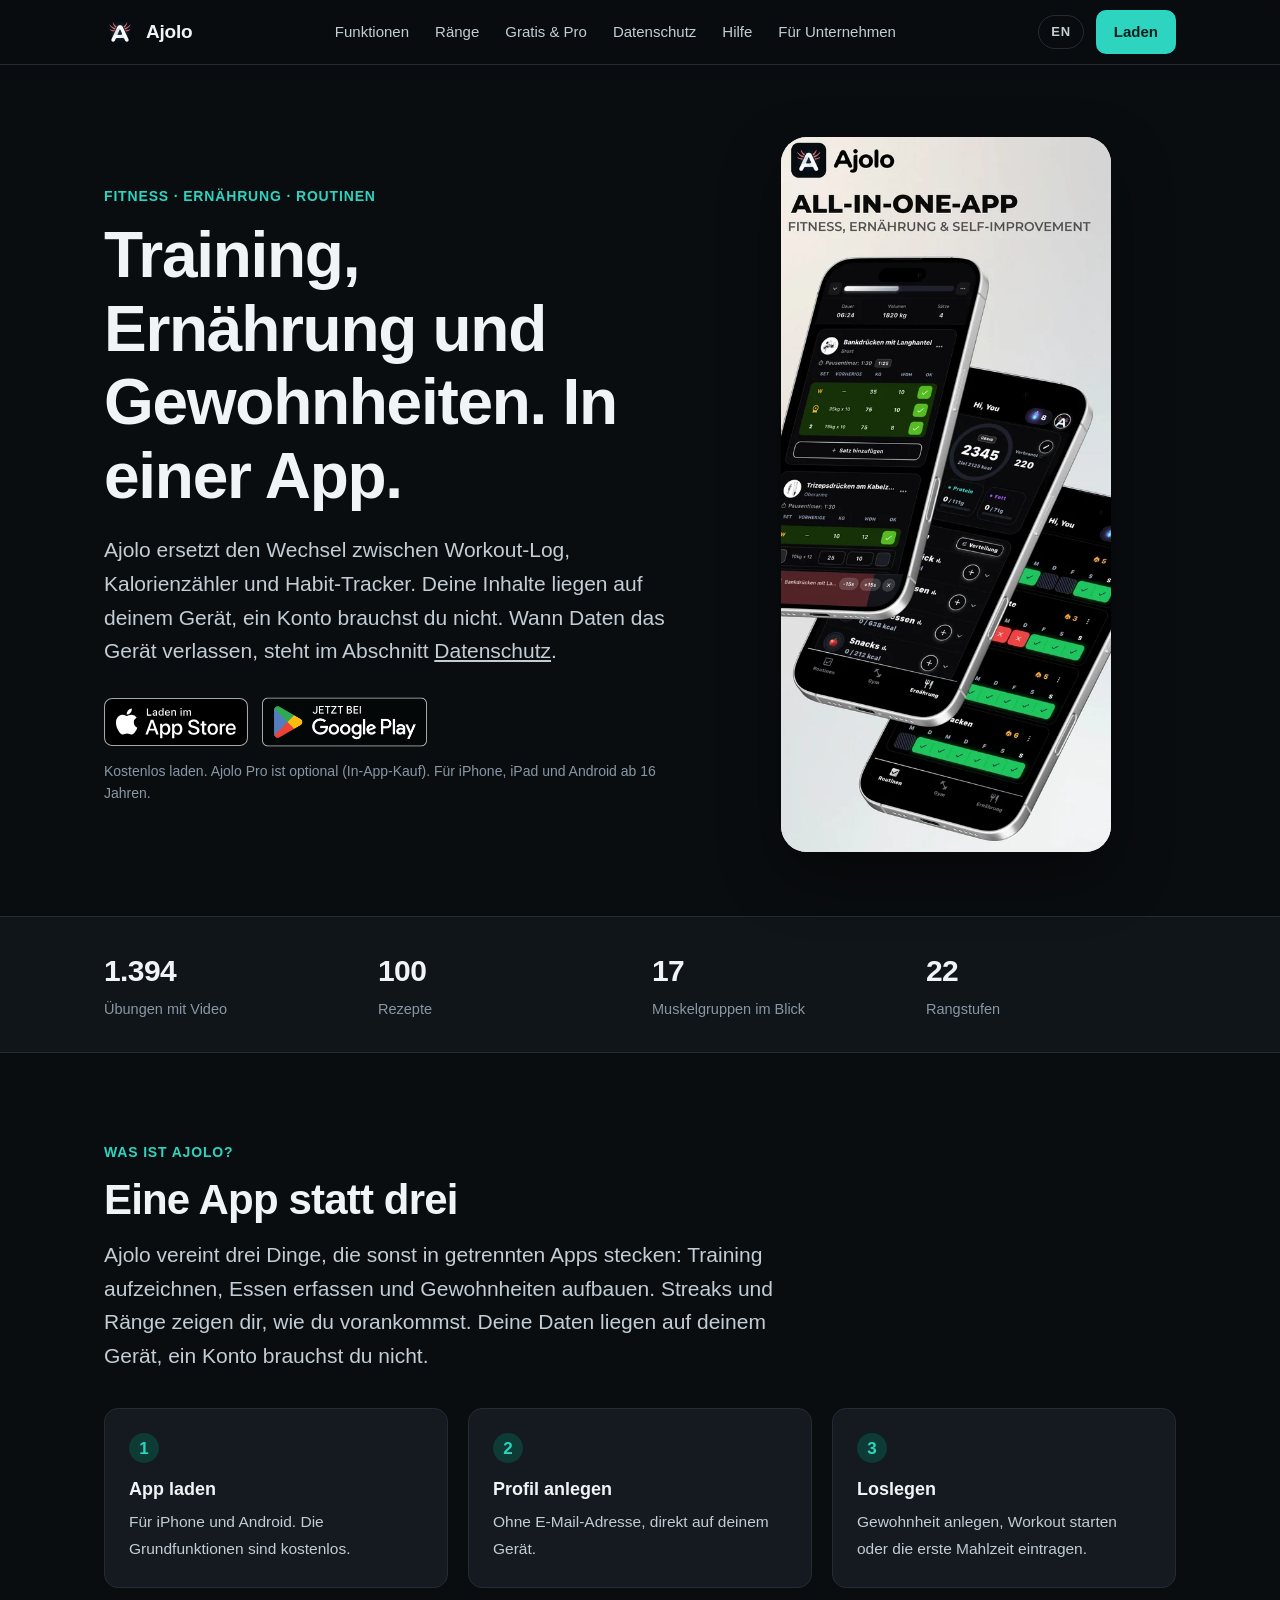
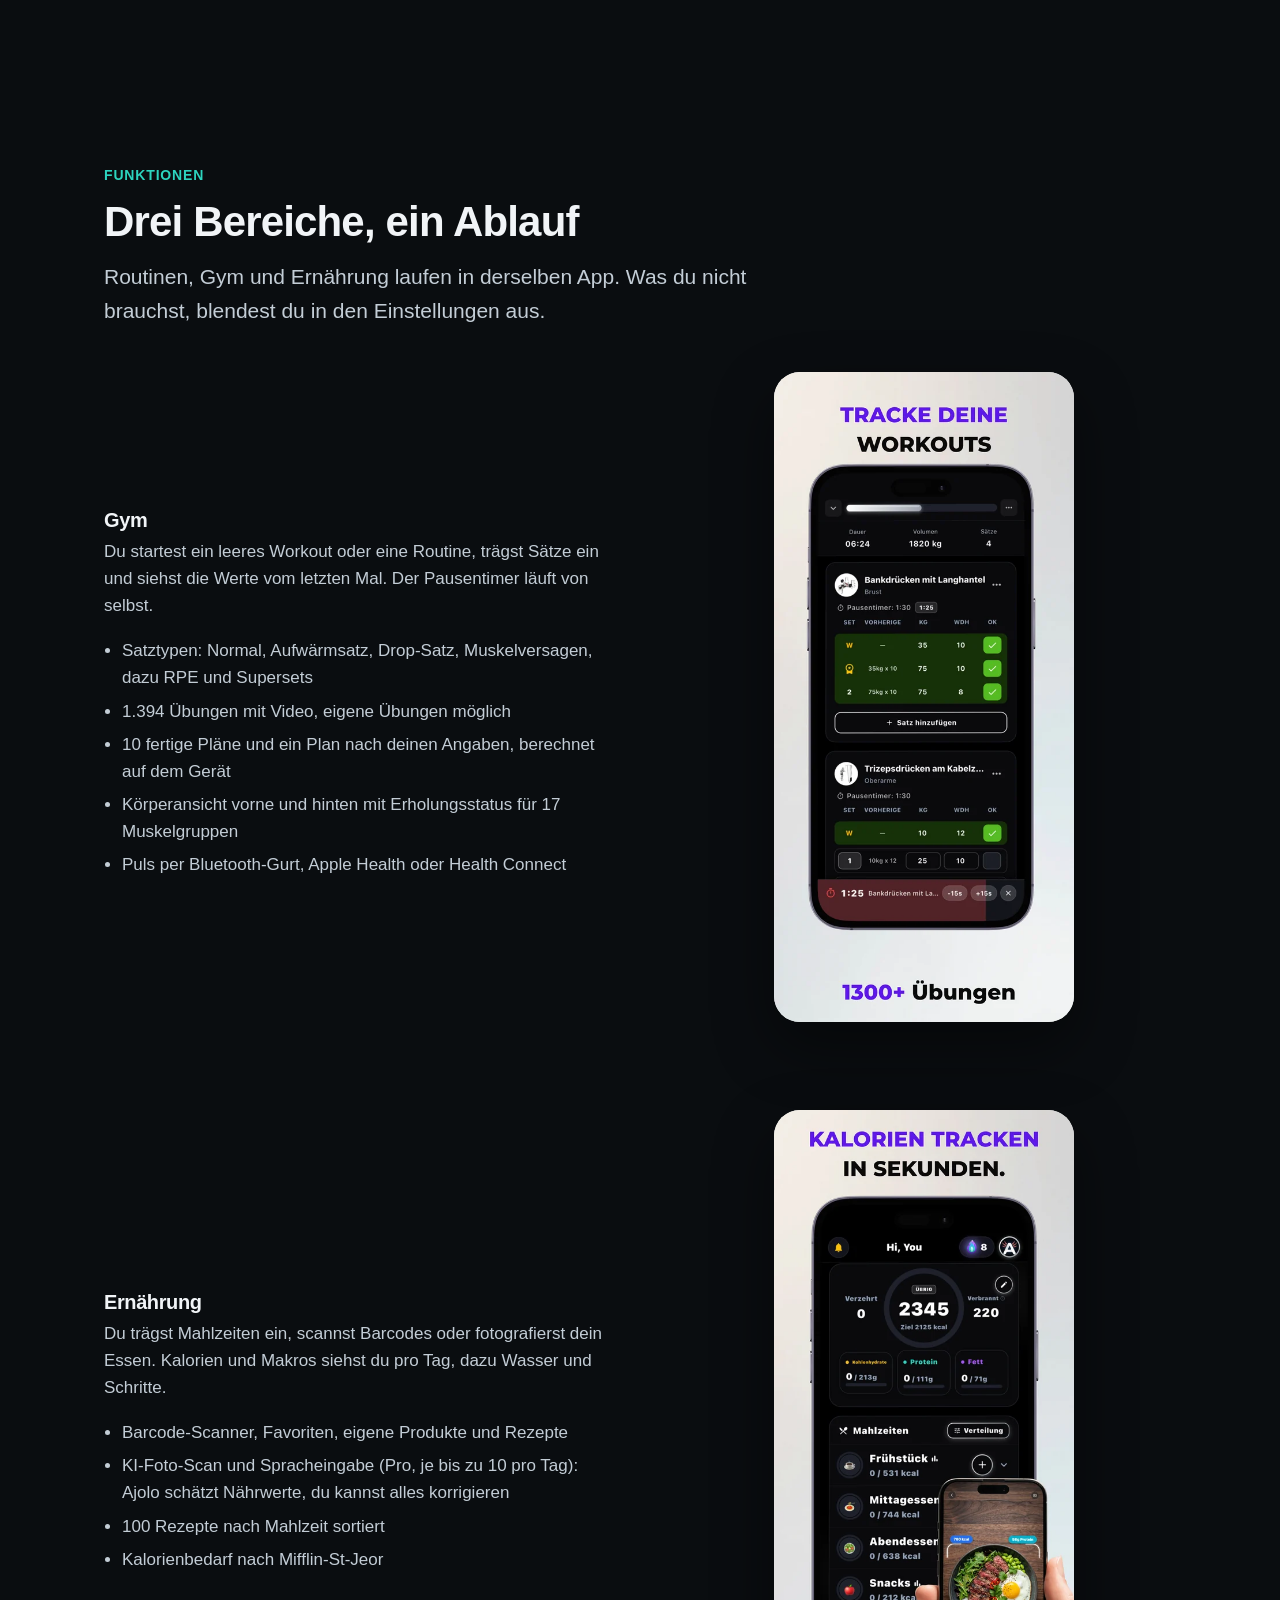
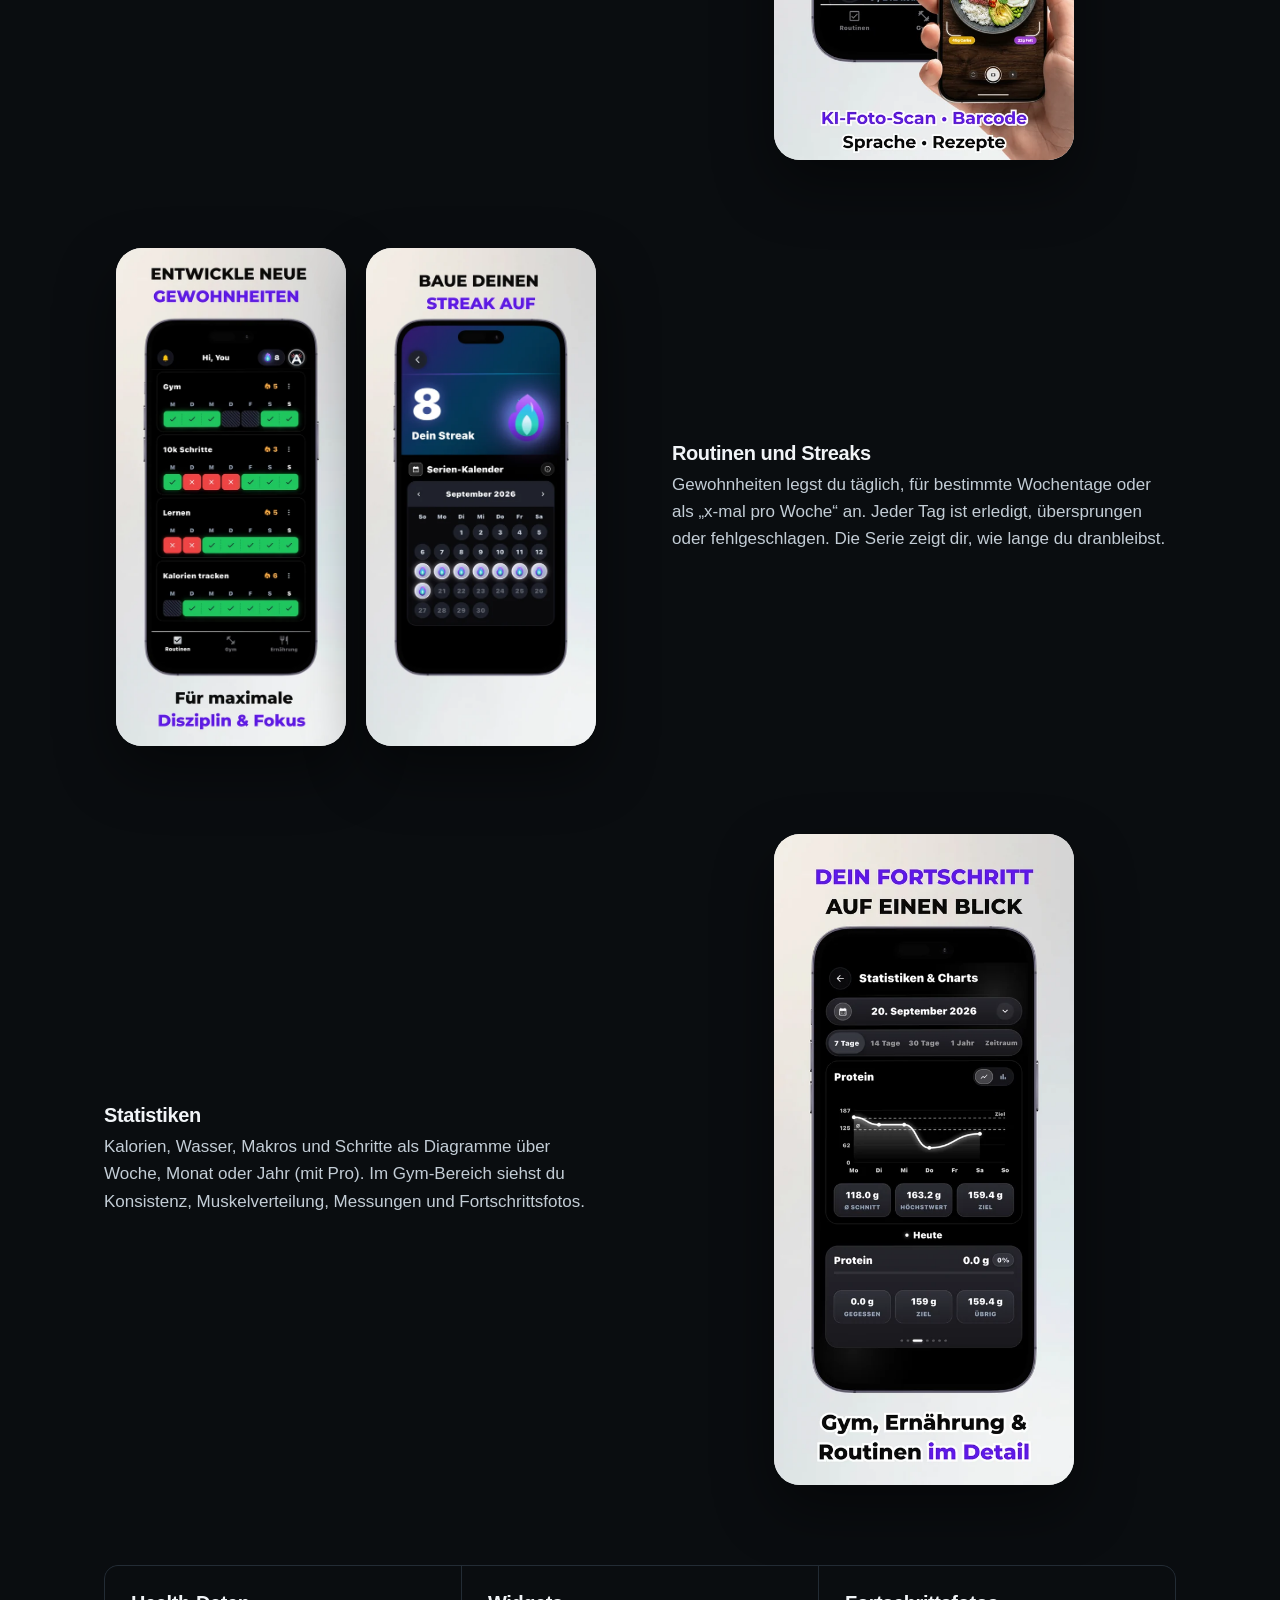
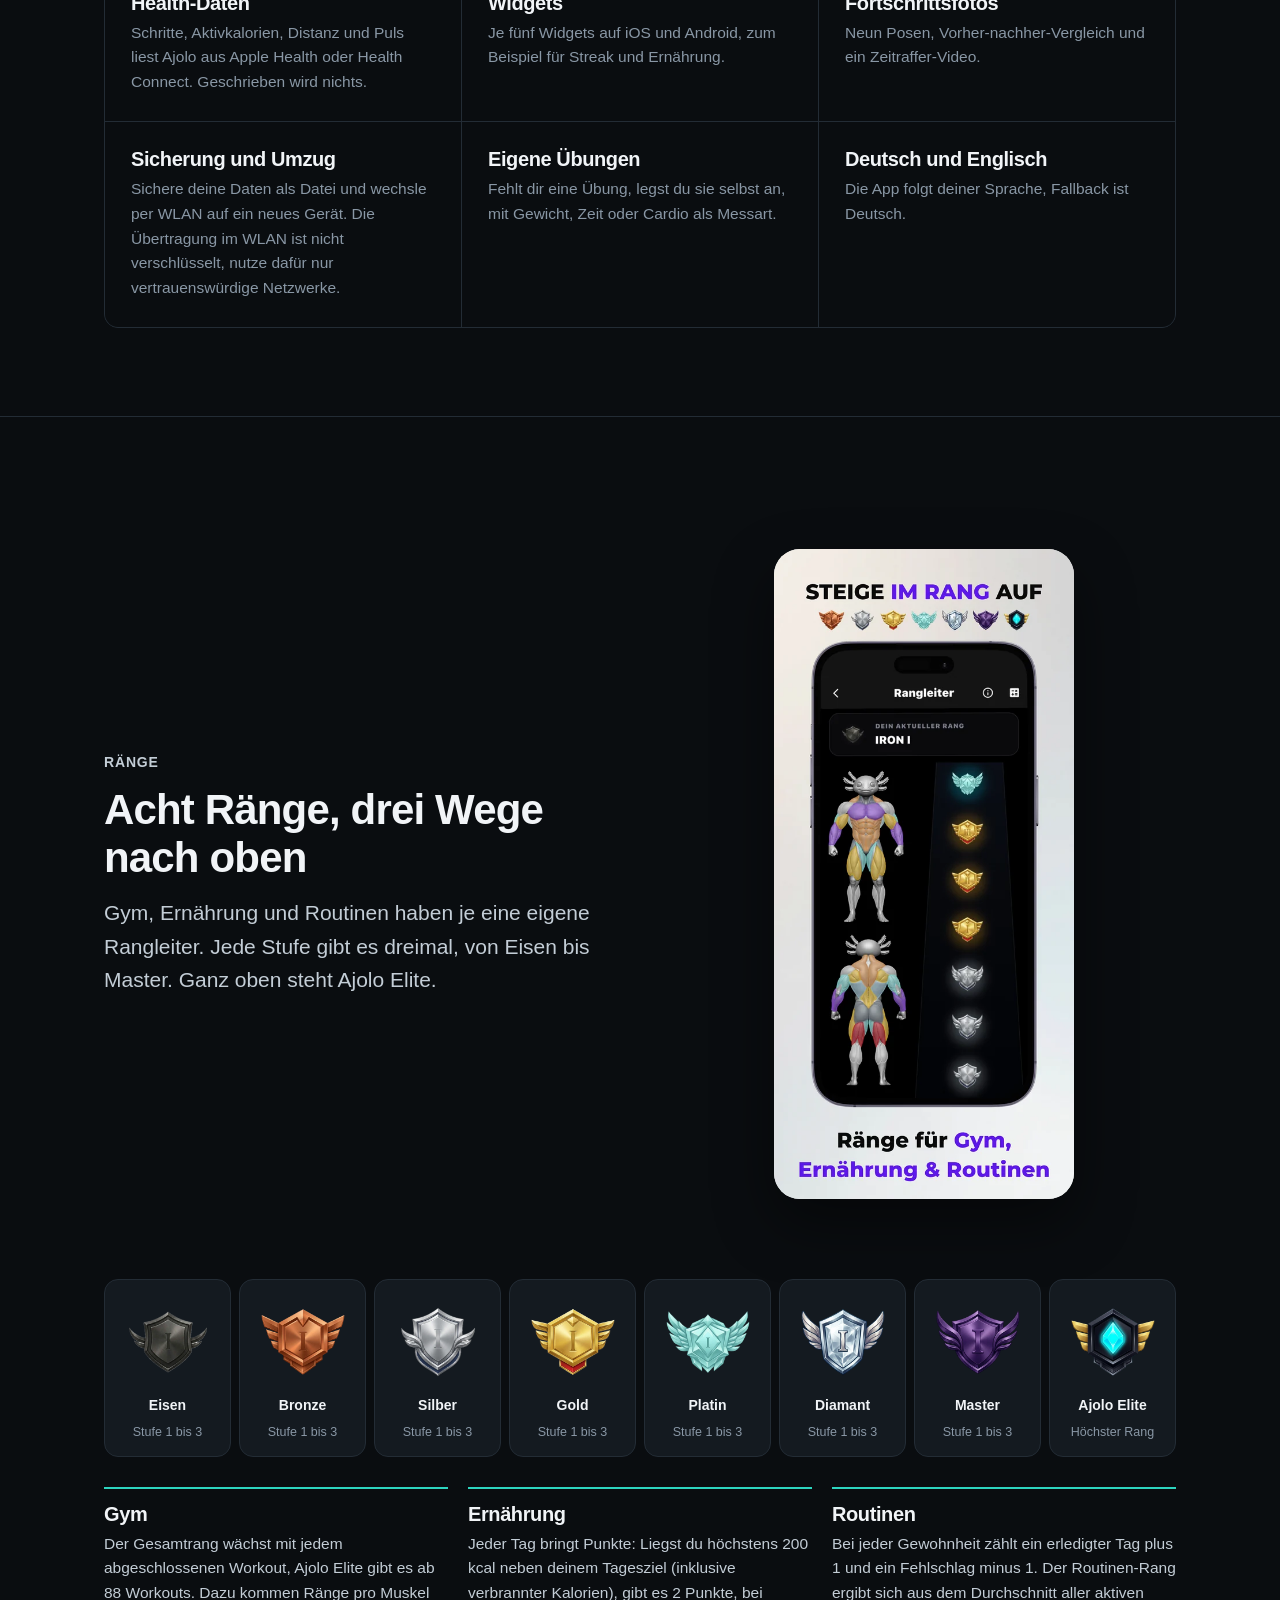
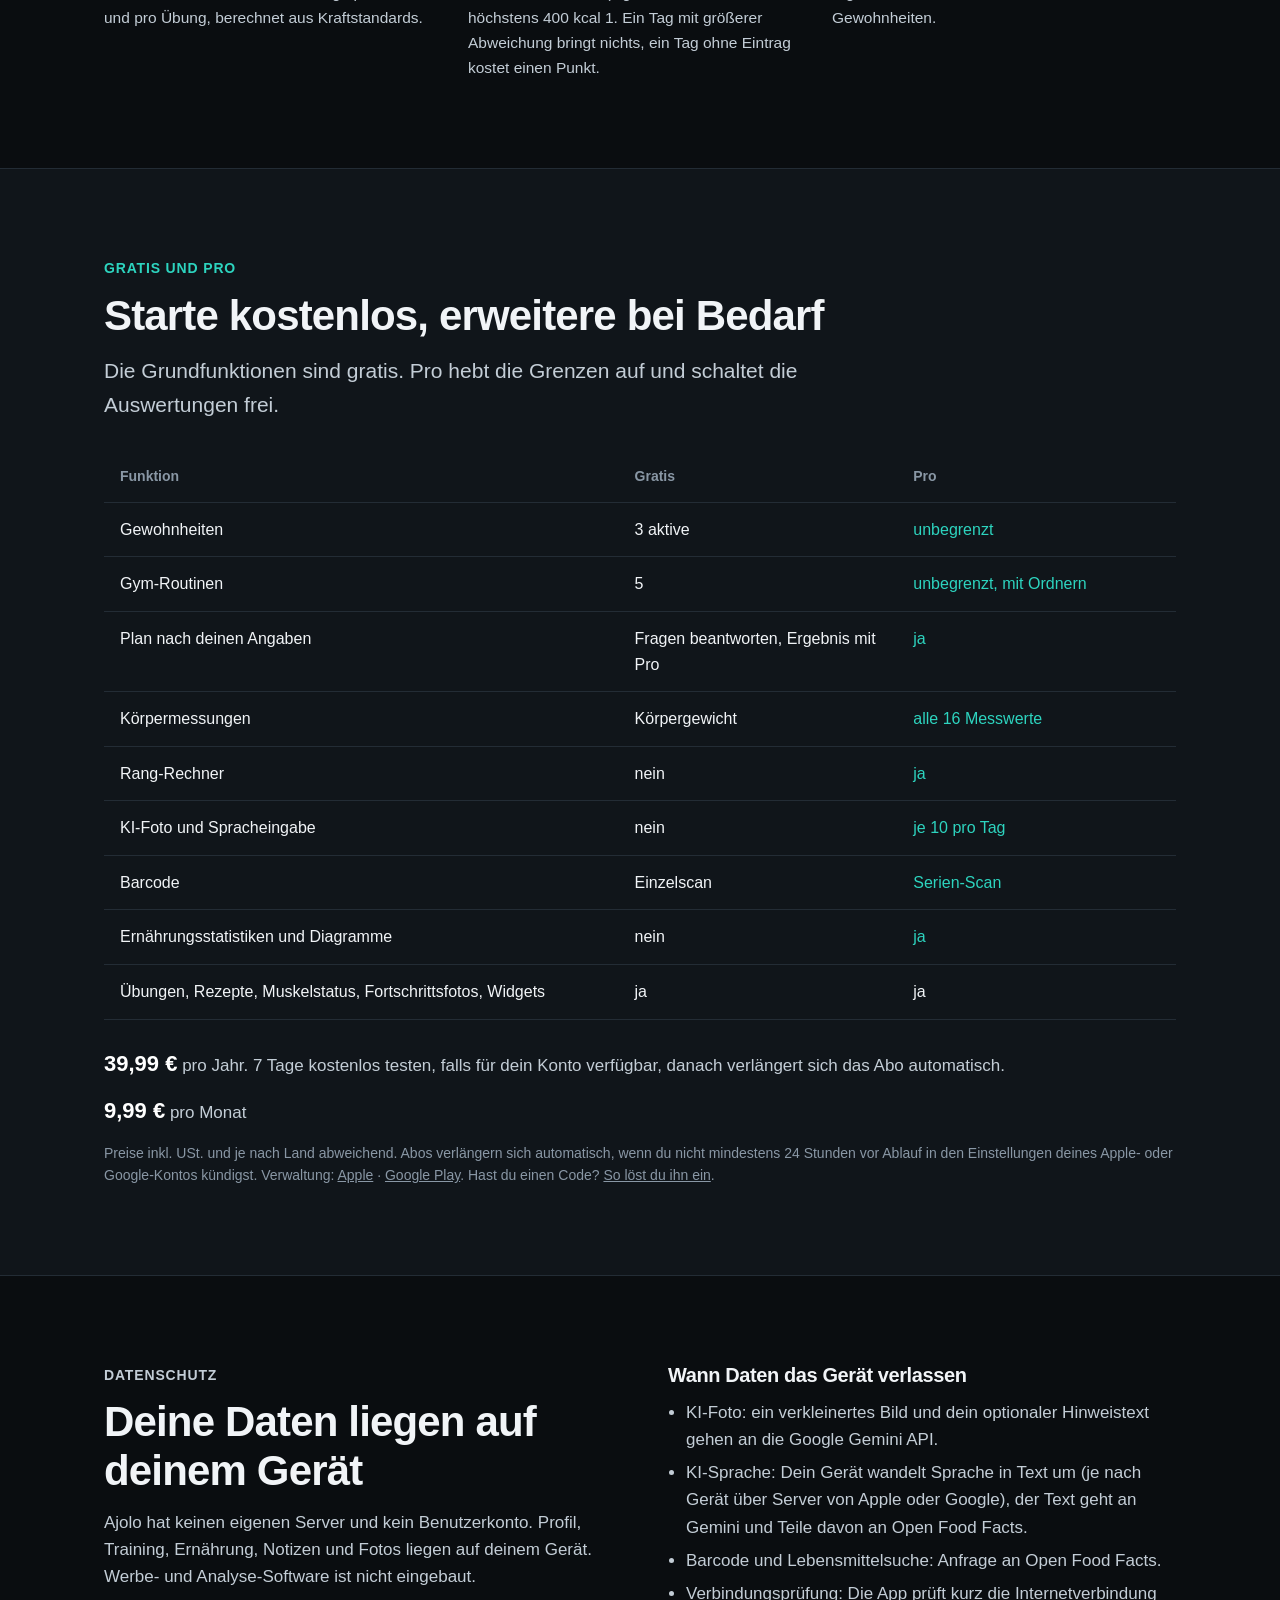
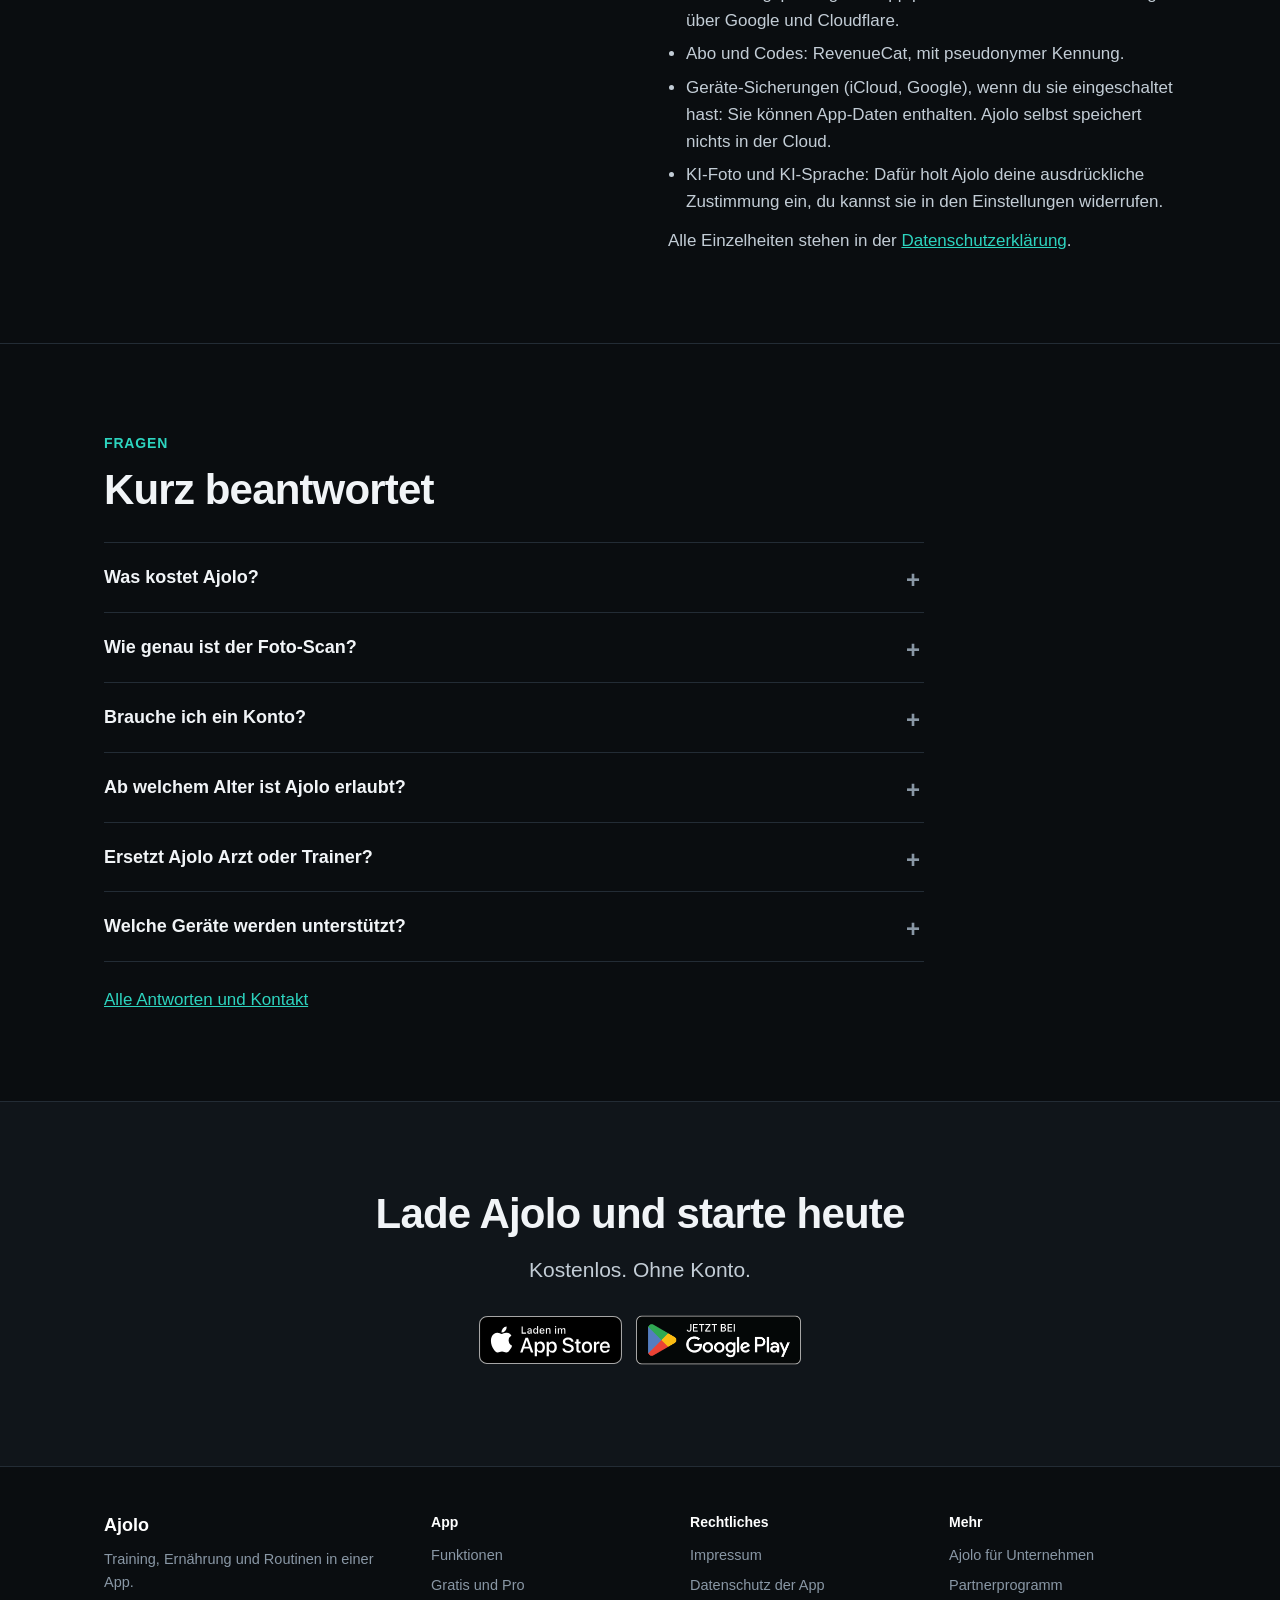
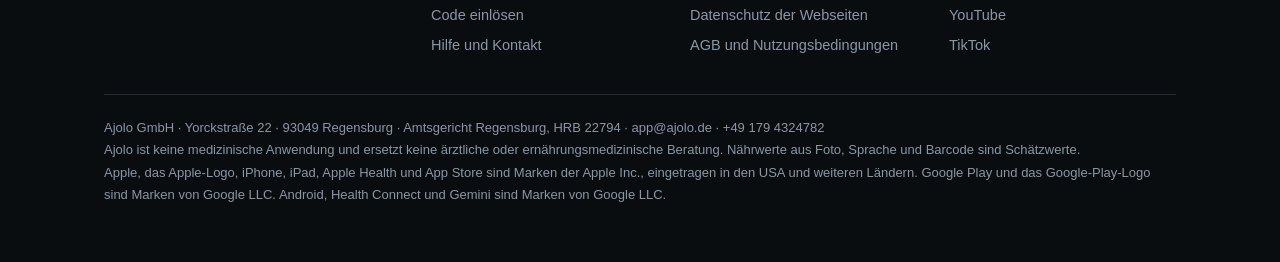
<file: index.html>
<!doctype html>
<html lang="de"><head><meta charset="utf-8"><meta name="viewport" content="width=device-width, initial-scale=1">
<title>Ajolo: Gym-Tracker, Ernährung und Routinen in einer App</title>
<meta name="description" content="Workouts, Kalorien und Gewohnheiten in einer App. 1.394 Übungen, Foto-Scan, Muskelstatus. Kostenlos laden, Daten bleiben auf deinem Gerät.">
<link rel="canonical" href="https://ajolo.de/">
<meta name="theme-color" content="#050709">
<meta property="og:type" content="website"><meta property="og:site_name" content="Ajolo"><meta property="og:locale" content="de_DE">
<meta property="og:title" content="Ajolo: Gym-Tracker, Ernährung und Routinen in einer App"><meta property="og:description" content="Workouts, Kalorien und Gewohnheiten in einer App. 1.394 Übungen, Foto-Scan, Muskelstatus. Kostenlos laden, Daten bleiben auf deinem Gerät.">
<meta property="og:url" content="https://ajolo.de/"><meta property="og:image" content="https://ajolo.de/assets/og_ajolo.jpg">
<meta name="twitter:card" content="summary_large_image">
<link rel="icon" href="/assets/favicon.ico" sizes="any"><link rel="icon" type="image/png" href="/assets/favicon-32.png"><link rel="apple-touch-icon" href="/assets/apple-touch-icon.png">
<link rel="stylesheet" href="/assets/app.css?v=5">
<meta name="apple-itunes-app" content="app-id=6806333157"><link rel="alternate" hreflang="de" href="https://ajolo.de/"><link rel="alternate" hreflang="en" href="https://ajolo.de/en/"><link rel="alternate" hreflang="x-default" href="https://ajolo.de/"><script type="application/ld+json">{"@context": "https://schema.org", "@type": "MobileApplication", "name": "Ajolo", "applicationCategory": "HealthApplication", "operatingSystem": "iOS 16.0 oder neuer, Android 8.0 oder neuer", "inLanguage": ["de", "en"], "offers": {"@type": "Offer", "price": "0", "priceCurrency": "EUR"}, "url": "https://ajolo.de/", "publisher": {"@type": "Organization", "name": "Ajolo GmbH", "url": "https://ajolo.de/", "email": "app@ajolo.de", "telephone": "+49 179 4324782", "address": {"@type": "PostalAddress", "streetAddress": "Yorckstraße 22", "postalCode": "93049", "addressLocality": "Regensburg", "addressCountry": "DE"}}}</script></head><body><a class="skip" href="#main">Zum Inhalt</a><header><div class="wrap nav"><a class="brand" href="/"><img src="/assets/ajolo_icon_256.png" width="32" height="32" alt="">Ajolo</a>
<nav class="links" aria-label="Hauptmenü"><a href="/#funktionen">Funktionen</a><a href="/#raenge">Ränge</a><a href="/#pro">Gratis &amp; Pro</a><a href="/#datenschutz">Datenschutz</a><a href="/support.html">Hilfe</a><a href="https://firmen.ajolo.de/">Für Unternehmen</a></nav>
<div class="nav-r"><a class="langsw" href="/en/" hreflang="en" lang="en">EN</a><a class="cta" href="/#download">Laden</a></div></div></header><main id="main"><section class="hero"><div class="wrap hero-grid"><div>
<p class="eyebrow">Fitness · Ernährung · Routinen</p>
<h1>Training, Ernährung und Gewohnheiten. In einer App.</h1>
<p class="lead">Ajolo ersetzt den Wechsel zwischen Workout-Log, Kalorienzähler und Habit-Tracker. Deine Inhalte liegen auf deinem Gerät, ein Konto brauchst du nicht. Wann Daten das Gerät verlassen, steht im Abschnitt <a href="#datenschutz">Datenschutz</a>.</p>
<div id="download"><div class="stores "><a href="https://apps.apple.com/app/id6806333157" rel="noopener"><img src="/assets/badge-appstore.svg" width="120" height="40" alt="Laden im App Store" style="height:48px;width:auto"></a><a href="https://play.google.com/store/apps/details?id=com.ajolo.app" rel="noopener"><img src="/assets/badge-play.png" width="646" height="250" alt="Jetzt bei Google Play" style="height:64px;width:auto;margin:-8px 0"></a></div></div>
<p class="note">Kostenlos laden. Ajolo Pro ist optional (In-App-Kauf). Für iPhone, iPad und Android ab 16 Jahren.</p>
</div><div class="hero-vis"><div class="cv"><img src="/assets/canva_1_s.webp?v=4" srcset="/assets/canva_1_s.webp?v=4 520w, /assets/canva_1.webp?v=4 900w" sizes="(max-width:860px) 80vw, 340px" width="900" height="1950" alt="Die Ajolo-App auf drei iPhones: Workout, Ernährung und Routinen"></div></div></div></section>
<div class="facts"><div class="wrap"><ul><li><b>1.394</b><span>Übungen mit Video</span></li><li><b>100</b><span>Rezepte</span></li><li><b>17</b><span>Muskelgruppen im Blick</span></li><li><b>22</b><span>Rangstufen</span></li></ul></div></div>
<section id="was"><div class="wrap"><p class="eyebrow">Was ist Ajolo?</p><h2>Eine App statt drei</h2><p class="lead">Ajolo vereint drei Dinge, die sonst in getrennten Apps stecken: Training aufzeichnen, Essen erfassen und Gewohnheiten aufbauen. Streaks und Ränge zeigen dir, wie du vorankommst. Deine Daten liegen auf deinem Gerät, ein Konto brauchst du nicht.</p>
<ol class="steps3"><li><b>App laden</b><span>Für iPhone und Android. Die Grundfunktionen sind kostenlos.</span></li><li><b>Profil anlegen</b><span>Ohne E-Mail-Adresse, direkt auf deinem Gerät.</span></li><li><b>Loslegen</b><span>Gewohnheit anlegen, Workout starten oder die erste Mahlzeit eintragen.</span></li></ol></div></section>
<section id="funktionen"><div class="wrap"><p class="eyebrow">Funktionen</p><h2>Drei Bereiche, ein Ablauf</h2><p class="lead">Routinen, Gym und Ernährung laufen in derselben App. Was du nicht brauchst, blendest du in den Einstellungen aus.</p>
<div class="feat"><div class="txt"><h3>Gym</h3><p>Du startest ein leeres Workout oder eine Routine, trägst Sätze ein und siehst die Werte vom letzten Mal. Der Pausentimer läuft von selbst.</p>
<ul><li>Satztypen: Normal, Aufwärmsatz, Drop-Satz, Muskelversagen, dazu RPE und Supersets</li><li>1.394 Übungen mit Video, eigene Übungen möglich</li><li>10 fertige Pläne und ein Plan nach deinen Angaben, berechnet auf dem Gerät</li><li>Körperansicht vorne und hinten mit Erholungsstatus für 17 Muskelgruppen</li><li>Puls per Bluetooth-Gurt, Apple Health oder Health Connect</li></ul></div><div class="cv"><img src="/assets/canva_2_s.webp?v=4" srcset="/assets/canva_2_s.webp?v=4 520w, /assets/canva_2.webp?v=4 900w" sizes="(max-width:860px) 80vw, 340px" width="900" height="1950" alt="Ajolo Gym-Tracker mit laufendem Workout und Pausentimer" loading="lazy"></div></div>
<div class="feat"><div class="txt"><h3>Ernährung</h3><p>Du trägst Mahlzeiten ein, scannst Barcodes oder fotografierst dein Essen. Kalorien und Makros siehst du pro Tag, dazu Wasser und Schritte.</p>
<ul><li>Barcode-Scanner, Favoriten, eigene Produkte und Rezepte</li><li>KI-Foto-Scan und Spracheingabe (Pro, je bis zu 10 pro Tag): Ajolo schätzt Nährwerte, du kannst alles korrigieren</li><li>100 Rezepte nach Mahlzeit sortiert</li><li>Kalorienbedarf nach Mifflin-St-Jeor</li></ul></div><div class="cv"><img src="/assets/canva_3_s.webp?v=4" srcset="/assets/canva_3_s.webp?v=4 520w, /assets/canva_3.webp?v=4 900w" sizes="(max-width:860px) 80vw, 340px" width="900" height="1950" alt="Ajolo Ernährungs-Tracker mit Kalorien-Scan, Barcode, Sprache und Rezepten" loading="lazy"></div></div>
<div class="feat rev"><div class="txt"><h3>Routinen und Streaks</h3><p>Gewohnheiten legst du täglich, für bestimmte Wochentage oder als „x-mal pro Woche“ an. Jeder Tag ist erledigt, übersprungen oder fehlgeschlagen. Die Serie zeigt dir, wie lange du dranbleibst.</p></div><div class="pair"><div class="cv"><img src="/assets/canva_4_s.webp?v=4" srcset="/assets/canva_4_s.webp?v=4 520w, /assets/canva_4.webp?v=4 900w" sizes="(max-width:860px) 80vw, 340px" width="900" height="1950" alt="Ajolo Routinen-Tracker mit Wochenübersicht" loading="lazy"></div><div class="cv"><img src="/assets/canva_5_s.webp?v=4" srcset="/assets/canva_5_s.webp?v=4 520w, /assets/canva_5.webp?v=4 900w" sizes="(max-width:860px) 80vw, 340px" width="900" height="1950" alt="Ajolo Streak mit Serien-Kalender" loading="lazy"></div></div></div>
<div class="feat"><div class="txt"><h3>Statistiken</h3><p>Kalorien, Wasser, Makros und Schritte als Diagramme über Woche, Monat oder Jahr (mit Pro). Im Gym-Bereich siehst du Konsistenz, Muskelverteilung, Messungen und Fortschrittsfotos.</p></div><div class="cv"><img src="/assets/canva_6_s.webp?v=4" srcset="/assets/canva_6_s.webp?v=4 520w, /assets/canva_6.webp?v=4 900w" sizes="(max-width:860px) 80vw, 340px" width="900" height="1950" alt="Ajolo Statistiken und Charts zu Protein, Kalorien und Training" loading="lazy"></div></div>
<div class="grid"><div><h3>Health-Daten</h3><p>Schritte, Aktivkalorien, Distanz und Puls liest Ajolo aus Apple Health oder Health Connect. Geschrieben wird nichts.</p></div><div><h3>Widgets</h3><p>Je fünf Widgets auf iOS und Android, zum Beispiel für Streak und Ernährung.</p></div><div><h3>Fortschrittsfotos</h3><p>Neun Posen, Vorher-nachher-Vergleich und ein Zeitraffer-Video.</p></div><div><h3>Sicherung und Umzug</h3><p>Sichere deine Daten als Datei und wechsle per WLAN auf ein neues Gerät. Die Übertragung im WLAN ist nicht verschlüsselt, nutze dafür nur vertrauenswürdige Netzwerke.</p></div><div><h3>Eigene Übungen</h3><p>Fehlt dir eine Übung, legst du sie selbst an, mit Gewicht, Zeit oder Cardio als Messart.</p></div><div><h3>Deutsch und Englisch</h3><p>Die App folgt deiner Sprache, Fallback ist Deutsch.</p></div></div>
</div></section>
<section id="raenge" style="border-top:1px solid var(--line)"><div class="wrap"><div class="feat"><div class="txt"><p class="eyebrow">Ränge</p><h2>Acht Ränge, drei Wege nach oben</h2><p class="lead">Gym, Ernährung und Routinen haben je eine eigene Rangleiter. Jede Stufe gibt es dreimal, von Eisen bis Master. Ganz oben steht Ajolo Elite.</p></div><div class="cv"><img src="/assets/canva_7_s.webp?v=4" srcset="/assets/canva_7_s.webp?v=4 520w, /assets/canva_7.webp?v=4 900w" sizes="(max-width:860px) 80vw, 340px" width="900" height="1950" alt="Ajolo Rangleiter für Gym, Ernährung und Routinen" loading="lazy"></div></div>
<div class="ladder" aria-label="Rangstufen"><figure><img src="/assets/rank_eisen.webp" width="92" height="92" alt="" loading="lazy"><b>Eisen</b><span>Stufe 1 bis 3</span></figure><figure><img src="/assets/rank_bronze.webp" width="92" height="92" alt="" loading="lazy"><b>Bronze</b><span>Stufe 1 bis 3</span></figure><figure><img src="/assets/rank_silber.webp" width="92" height="92" alt="" loading="lazy"><b>Silber</b><span>Stufe 1 bis 3</span></figure><figure><img src="/assets/rank_gold.webp" width="92" height="92" alt="" loading="lazy"><b>Gold</b><span>Stufe 1 bis 3</span></figure><figure><img src="/assets/rank_platin.webp" width="92" height="92" alt="" loading="lazy"><b>Platin</b><span>Stufe 1 bis 3</span></figure><figure><img src="/assets/rank_diamant.webp" width="92" height="92" alt="" loading="lazy"><b>Diamant</b><span>Stufe 1 bis 3</span></figure><figure><img src="/assets/rank_master.webp" width="92" height="92" alt="" loading="lazy"><b>Master</b><span>Stufe 1 bis 3</span></figure><figure><img src="/assets/rank_ajolo_elite.webp" width="92" height="92" alt="" loading="lazy"><b>Ajolo Elite</b><span>Höchster Rang</span></figure></div>
<div class="rk3"><div><h3>Gym</h3><p>Der Gesamtrang wächst mit jedem abgeschlossenen Workout, Ajolo Elite gibt es ab 88 Workouts. Dazu kommen Ränge pro Muskel und pro Übung, berechnet aus Kraftstandards.</p></div><div><h3>Ernährung</h3><p>Jeder Tag bringt Punkte: Liegst du höchstens 200 kcal neben deinem Tagesziel (inklusive verbrannter Kalorien), gibt es 2 Punkte, bei höchstens 400 kcal 1. Ein Tag mit größerer Abweichung bringt nichts, ein Tag ohne Eintrag kostet einen Punkt.</p></div><div><h3>Routinen</h3><p>Bei jeder Gewohnheit zählt ein erledigter Tag plus 1 und ein Fehlschlag minus 1. Der Routinen-Rang ergibt sich aus dem Durchschnitt aller aktiven Gewohnheiten.</p></div></div>
</div></section>
<section id="pro" style="background:var(--bg2);border-block:1px solid var(--line)"><div class="wrap"><p class="eyebrow">Gratis und Pro</p><h2>Starte kostenlos, erweitere bei Bedarf</h2><p class="lead">Die Grundfunktionen sind gratis. Pro hebt die Grenzen auf und schaltet die Auswertungen frei.</p>
<div class="tw"><table><thead><tr><th>Funktion</th><th>Gratis</th><th>Pro</th></tr></thead><tbody>
<tr><td>Gewohnheiten</td><td>3 aktive</td><td class="pro">unbegrenzt</td></tr>
<tr><td>Gym-Routinen</td><td>5</td><td class="pro">unbegrenzt, mit Ordnern</td></tr>
<tr><td>Plan nach deinen Angaben</td><td>Fragen beantworten, Ergebnis mit Pro</td><td class="pro">ja</td></tr>
<tr><td>Körpermessungen</td><td>Körpergewicht</td><td class="pro">alle 16 Messwerte</td></tr>
<tr><td>Rang-Rechner</td><td>nein</td><td class="pro">ja</td></tr>
<tr><td>KI-Foto und Spracheingabe</td><td>nein</td><td class="pro">je 10 pro Tag</td></tr>
<tr><td>Barcode</td><td>Einzelscan</td><td class="pro">Serien-Scan</td></tr>
<tr><td>Ernährungsstatistiken und Diagramme</td><td>nein</td><td class="pro">ja</td></tr>
<tr><td>Übungen, Rezepte, Muskelstatus, Fortschrittsfotos, Widgets</td><td>ja</td><td>ja</td></tr></tbody></table></div>
<div class="price"><span><b>39,99 €</b> pro Jahr. 7 Tage kostenlos testen, falls für dein Konto verfügbar, danach verlängert sich das Abo automatisch.</span><span><b>9,99 €</b> pro Monat</span></div>
<p class="note" style="margin-top:14px">Preise inkl. USt. und je nach Land abweichend. Abos verlängern sich automatisch, wenn du nicht mindestens 24 Stunden vor Ablauf in den Einstellungen deines Apple- oder Google-Kontos kündigst. Verwaltung: <a href="https://apps.apple.com/account/subscriptions" rel="noopener">Apple</a> · <a href="https://play.google.com/store/account/subscriptions" rel="noopener">Google Play</a>. Hast du einen Code? <a href="/code.html">So löst du ihn ein</a>.</p></div></section>
<section id="datenschutz"><div class="wrap two"><div><p class="eyebrow">Datenschutz</p><h2>Deine Daten liegen auf deinem Gerät</h2><p>Ajolo hat keinen eigenen Server und kein Benutzerkonto. Profil, Training, Ernährung, Notizen und Fotos liegen auf deinem Gerät. Werbe- und Analyse-Software ist nicht eingebaut.</p></div>
<div><h3>Wann Daten das Gerät verlassen</h3><ul><li>KI-Foto: ein verkleinertes Bild und dein optionaler Hinweistext gehen an die Google Gemini API.</li><li>KI-Sprache: Dein Gerät wandelt Sprache in Text um (je nach Gerät über Server von Apple oder Google), der Text geht an Gemini und Teile davon an Open Food Facts.</li><li>Barcode und Lebensmittelsuche: Anfrage an Open Food Facts.</li><li>Verbindungsprüfung: Die App prüft kurz die Internetverbindung über Google und Cloudflare.</li><li>Abo und Codes: RevenueCat, mit pseudonymer Kennung.</li><li>Geräte-Sicherungen (iCloud, Google), wenn du sie eingeschaltet hast: Sie können App-Daten enthalten. Ajolo selbst speichert nichts in der Cloud.</li><li>KI-Foto und KI-Sprache: Dafür holt Ajolo deine ausdrückliche Zustimmung ein, du kannst sie in den Einstellungen widerrufen.</li></ul><p style="margin-top:12px">Alle Einzelheiten stehen in der <a href="https://legal.ajolo.de/" style="color:var(--acc)">Datenschutzerklärung</a>.</p></div></div></section>
<section style="border-top:1px solid var(--line)"><div class="wrap"><p class="eyebrow">Fragen</p><h2>Kurz beantwortet</h2><div class="faq">
<details><summary>Was kostet Ajolo?</summary><p>Die App ist gratis. Ajolo Pro kostet 39,99 € pro Jahr oder 9,99 € pro Monat. Du kündigst in deinem Apple- oder Google-Konto, spätestens 24 Stunden vor Ende des laufenden Zeitraums.</p></details>
<details><summary>Wie genau ist der Foto-Scan?</summary><p>Er liefert Schätzwerte. Du siehst das Ergebnis und kannst Zutaten und Mengen anpassen, bevor du es speicherst.</p></details>
<details><summary>Brauche ich ein Konto?</summary><p>Nein. Du legst beim Start ein Profil auf dem Gerät an, ohne E-Mail-Adresse.</p></details>
<details><summary>Ab welchem Alter ist Ajolo erlaubt?</summary><p>Ab 16 Jahren. Unter 18 Jahren ist die Zustimmung der Eltern nötig.</p></details>
<details><summary>Ersetzt Ajolo Arzt oder Trainer?</summary><p>Nein. Ajolo ist ein Tracker und kein Medizinprodukt. Bei Beschwerden oder Vorerkrankungen sprich vorher mit einer Ärztin oder einem Arzt.</p></details>
<details><summary>Welche Geräte werden unterstützt?</summary><p>iPhone und iPad mit iOS 16 oder neuer, Android-Geräte mit Android 8.0 oder neuer.</p></details>
</div><p style="margin-top:24px"><a href="/support.html" style="color:var(--acc)">Alle Antworten und Kontakt</a></p></div></section>
<section class="final"><div class="wrap"><h2>Lade Ajolo und starte heute</h2><p class="lead" style="margin:0 auto">Kostenlos. Ohne Konto.</p><div class="stores "><a href="https://apps.apple.com/app/id6806333157" rel="noopener"><img src="/assets/badge-appstore.svg" width="120" height="40" alt="Laden im App Store" style="height:48px;width:auto"></a><a href="https://play.google.com/store/apps/details?id=com.ajolo.app" rel="noopener"><img src="/assets/badge-play.png" width="646" height="250" alt="Jetzt bei Google Play" style="height:64px;width:auto;margin:-8px 0"></a></div></div></section></main><footer><div class="wrap"><div class="fgrid">
<div><b style="color:#fff;font-size:18px">Ajolo</b><p style="margin-top:8px">Training, Ernährung und Routinen in einer App.</p></div>
<div><h4>App</h4><ul><li><a href="/#funktionen">Funktionen</a></li><li><a href="/#pro">Gratis und Pro</a></li><li><a href="/code.html">Code einlösen</a></li><li><a href="/support.html">Hilfe und Kontakt</a></li></ul></div>
<div><h4>Rechtliches</h4><ul><li><a href="https://legal.ajolo.de/imprint.html">Impressum</a></li><li><a href="https://legal.ajolo.de/">Datenschutz der App</a></li><li><a href="https://legal.ajolo.de/partner-datenschutz.html">Datenschutz der Webseiten</a></li><li><a href="https://legal.ajolo.de/terms.html">AGB und Nutzungsbedingungen</a></li></ul></div>
<div><h4>Mehr</h4><ul><li><a href="https://firmen.ajolo.de/">Ajolo für Unternehmen</a></li><li><a href="https://partner.ajolo.de/">Partnerprogramm</a></li><li><a href="https://www.youtube.com/@AjoloApp" rel="noopener">YouTube</a></li><li><a href="https://www.tiktok.com/@ajoloapp" rel="noopener">TikTok</a></li></ul></div>
</div><p class="legalline">Ajolo GmbH · Yorckstraße 22 · 93049 Regensburg · Amtsgericht Regensburg, HRB 22794 · <a href="mailto:app@ajolo.de">app@ajolo.de</a> · +49 179 4324782<br>
Ajolo ist keine medizinische Anwendung und ersetzt keine ärztliche oder ernährungsmedizinische Beratung. Nährwerte aus Foto, Sprache und Barcode sind Schätzwerte.<br>
Apple, das Apple-Logo, iPhone, iPad, Apple Health und App Store sind Marken der Apple Inc., eingetragen in den USA und weiteren Ländern. Google Play und das Google-Play-Logo sind Marken von Google LLC. Android, Health Connect und Gemini sind Marken von Google LLC.</p></div></footer></body></html>
</file>
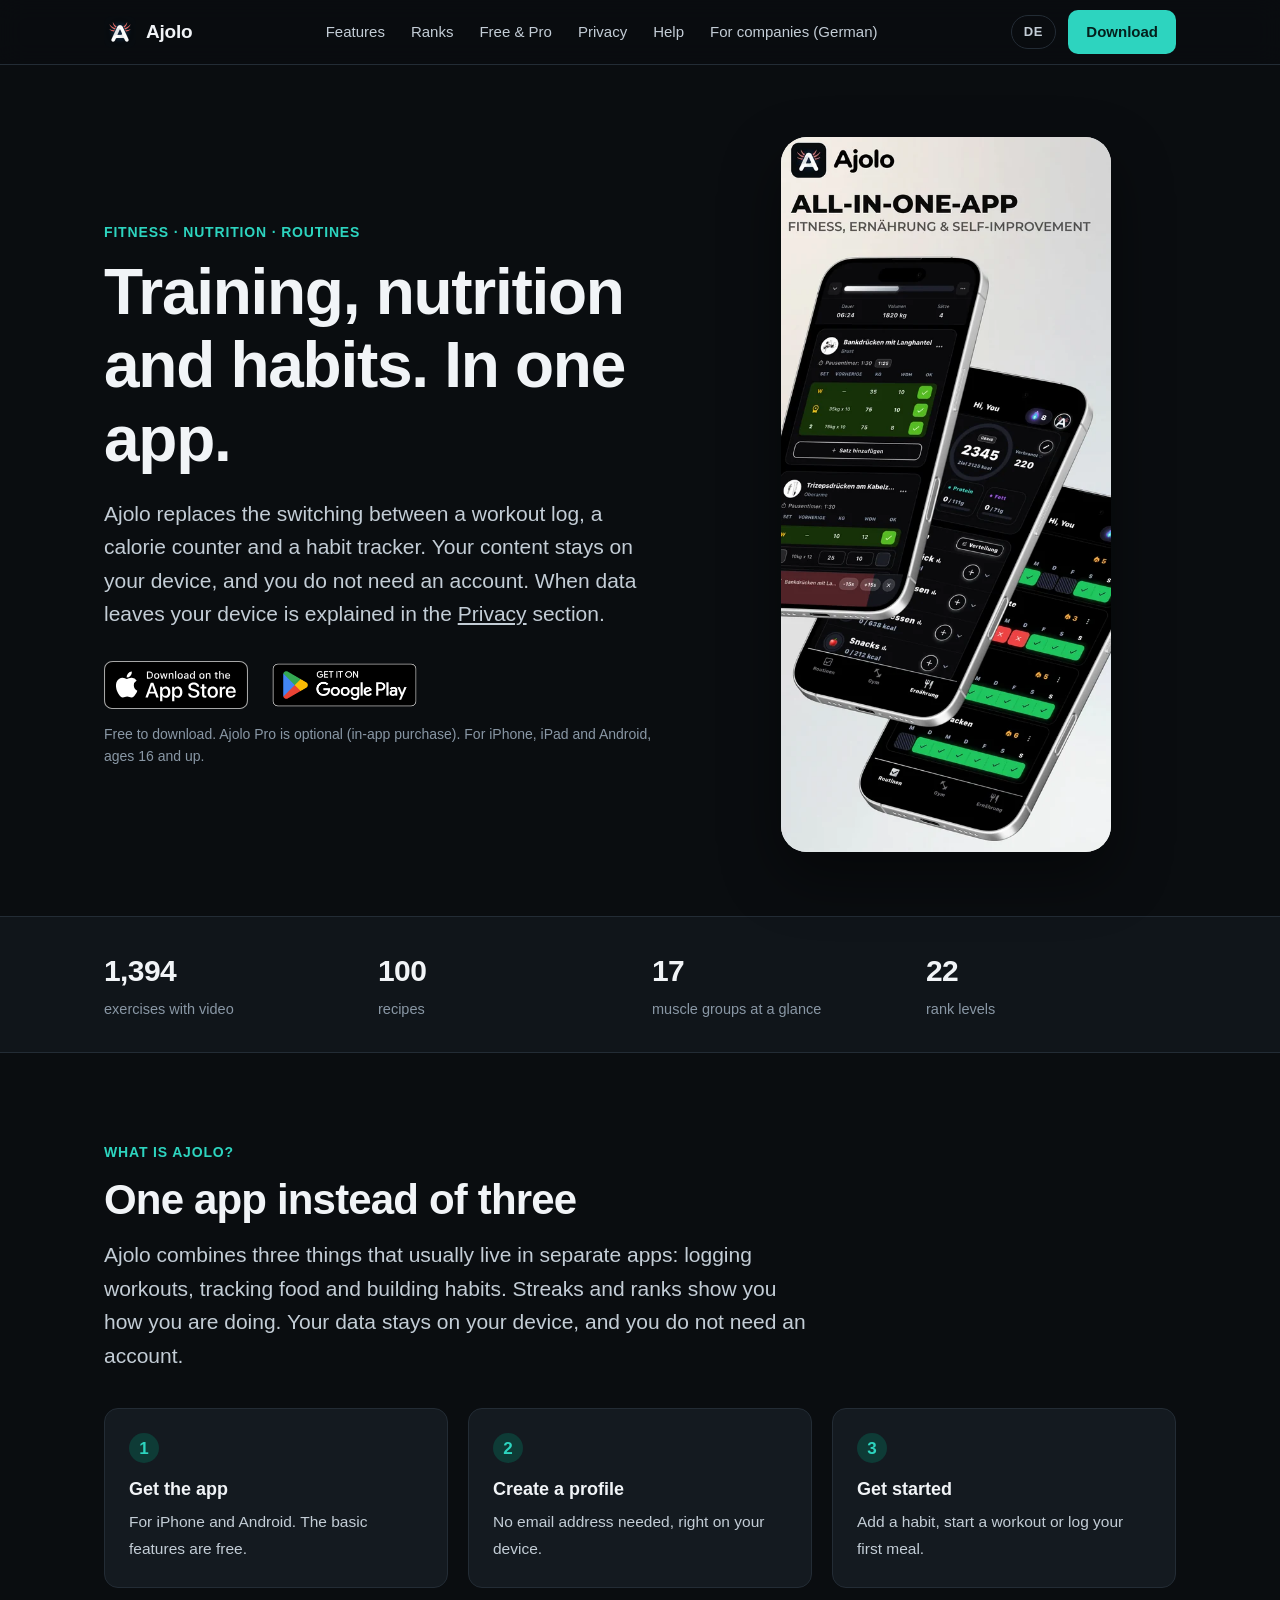
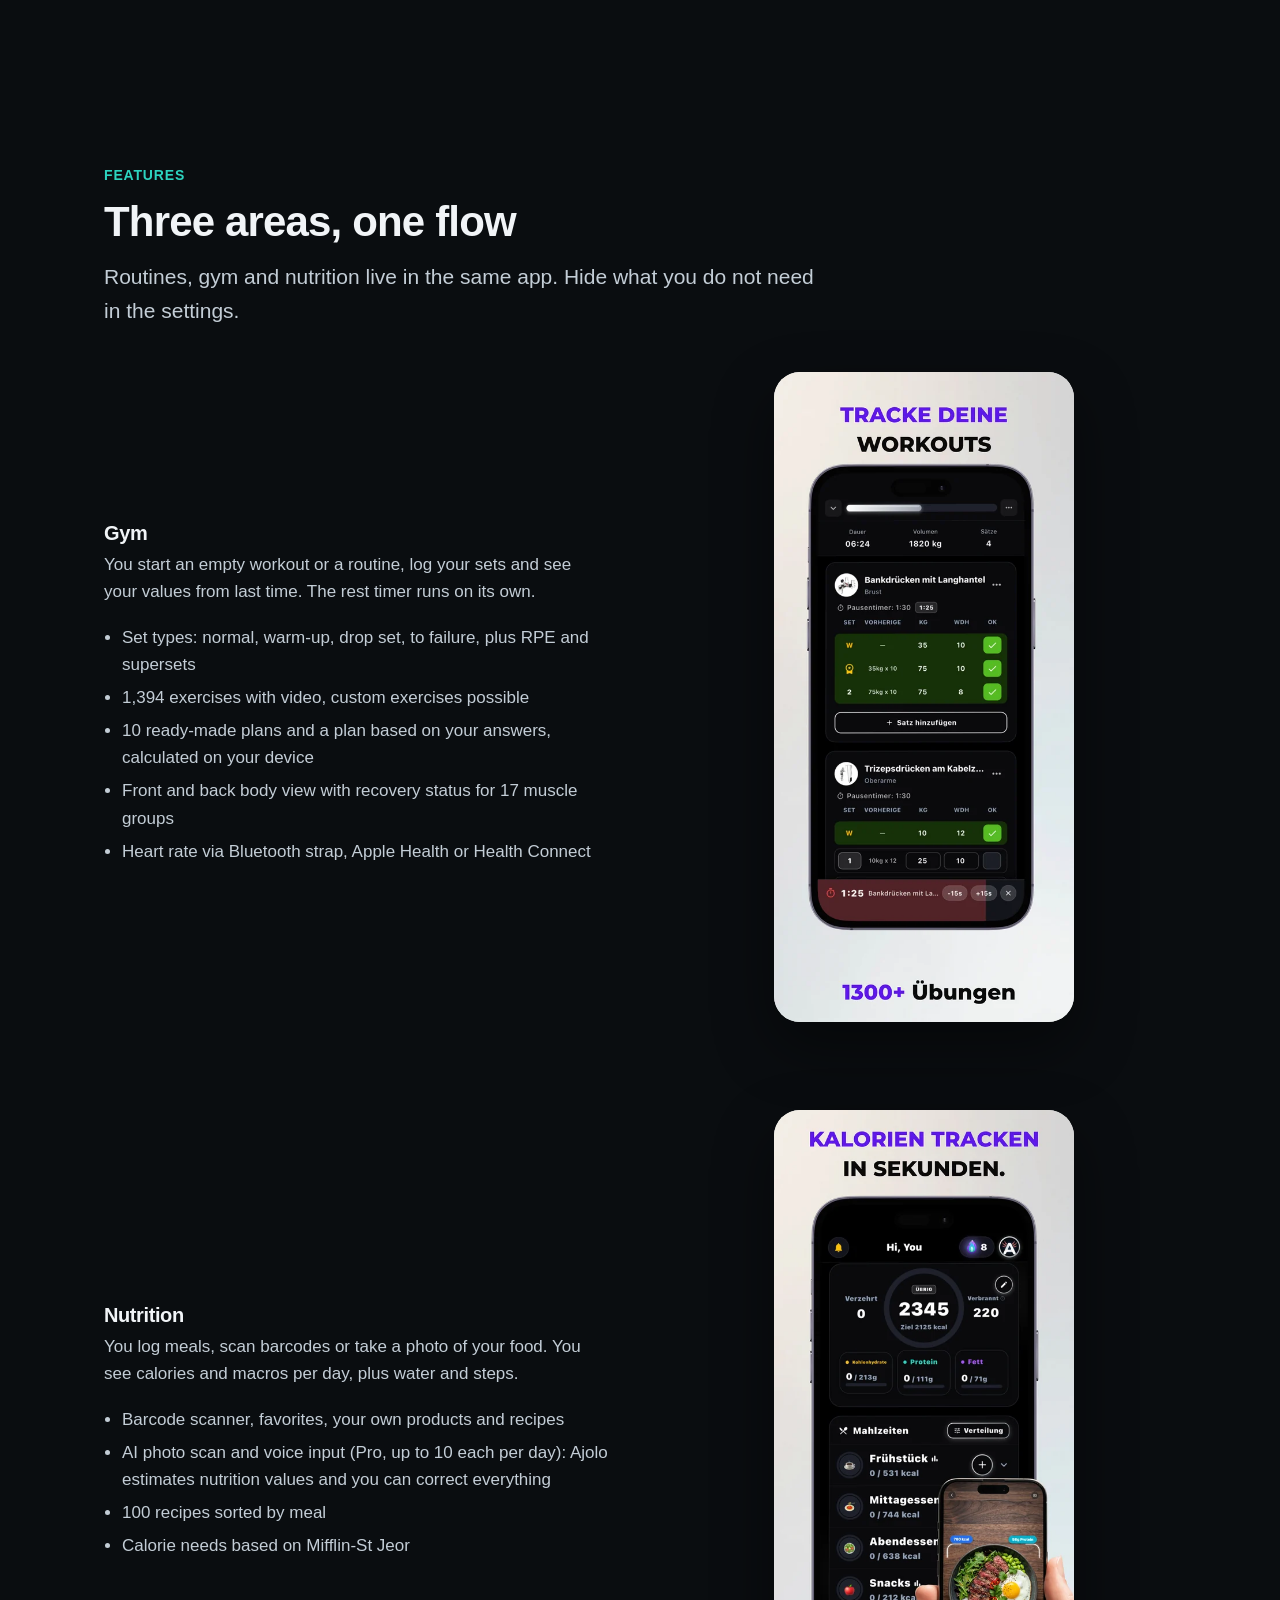
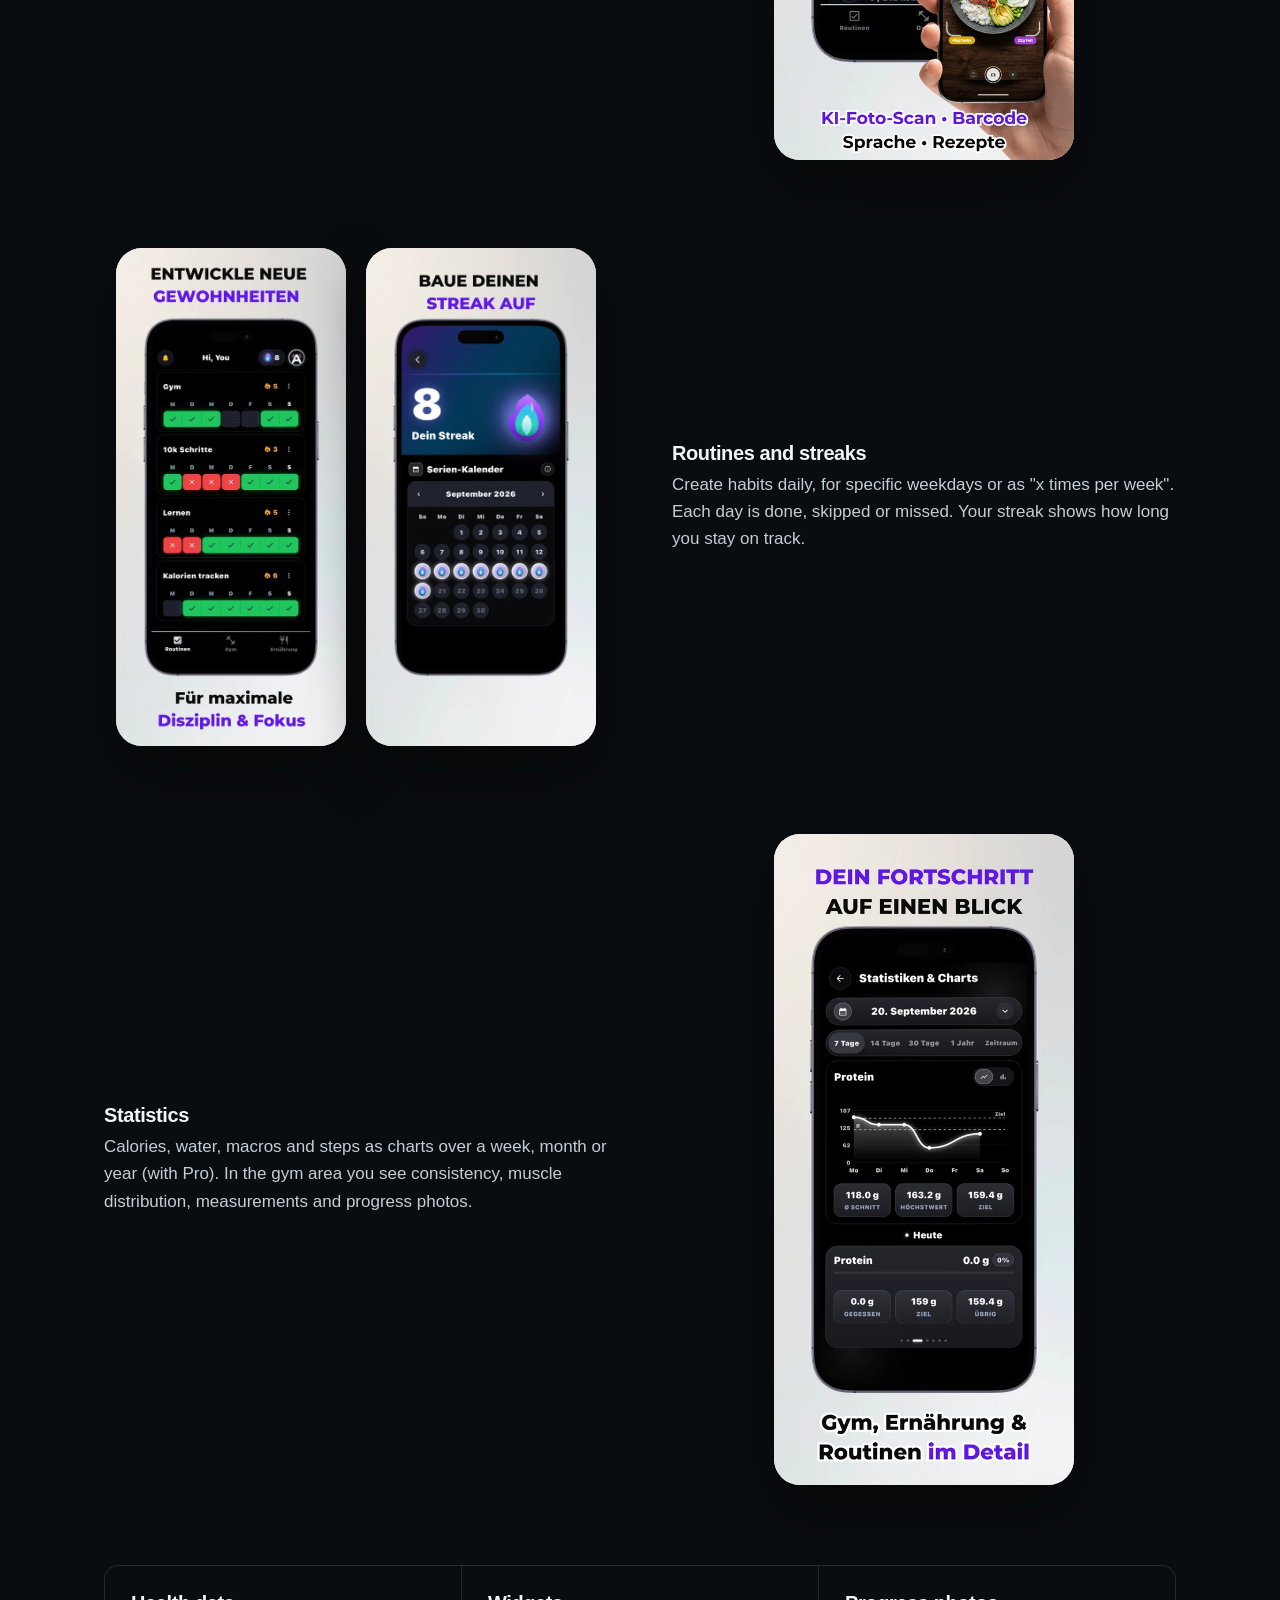
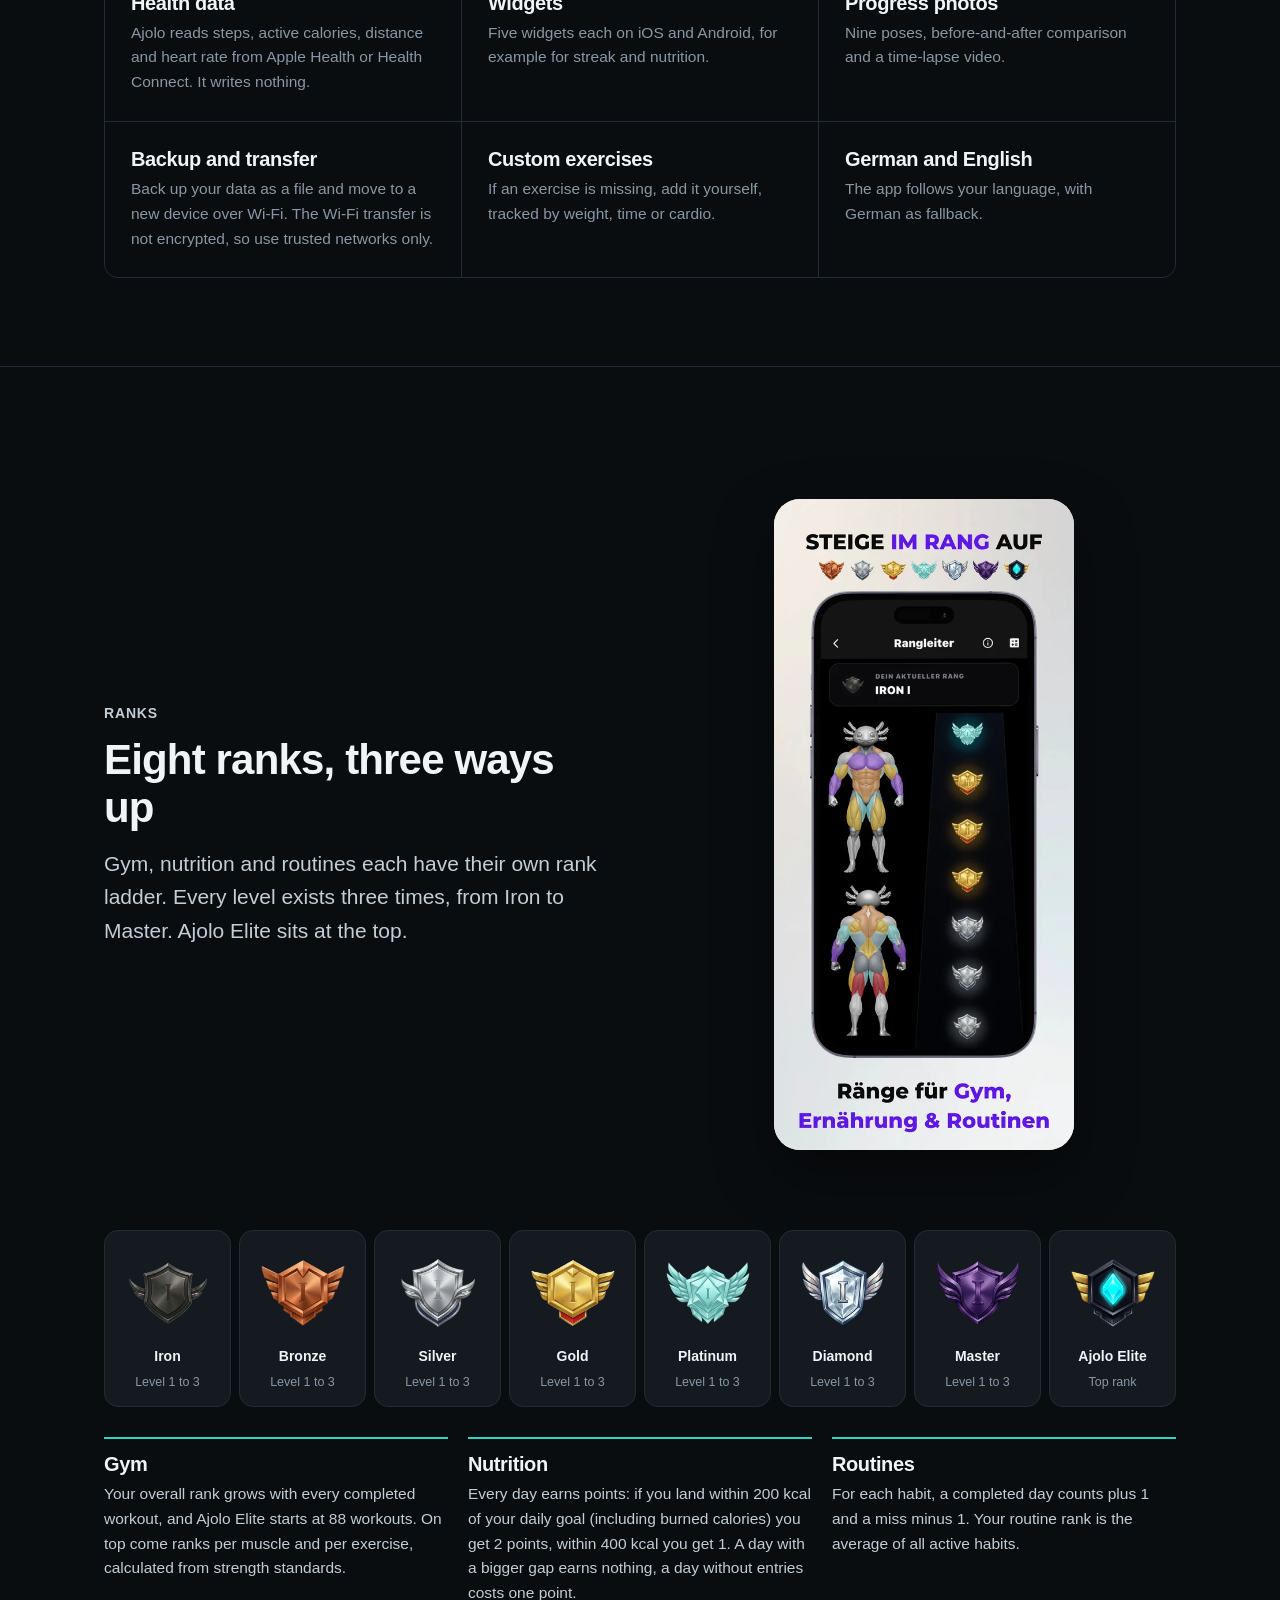
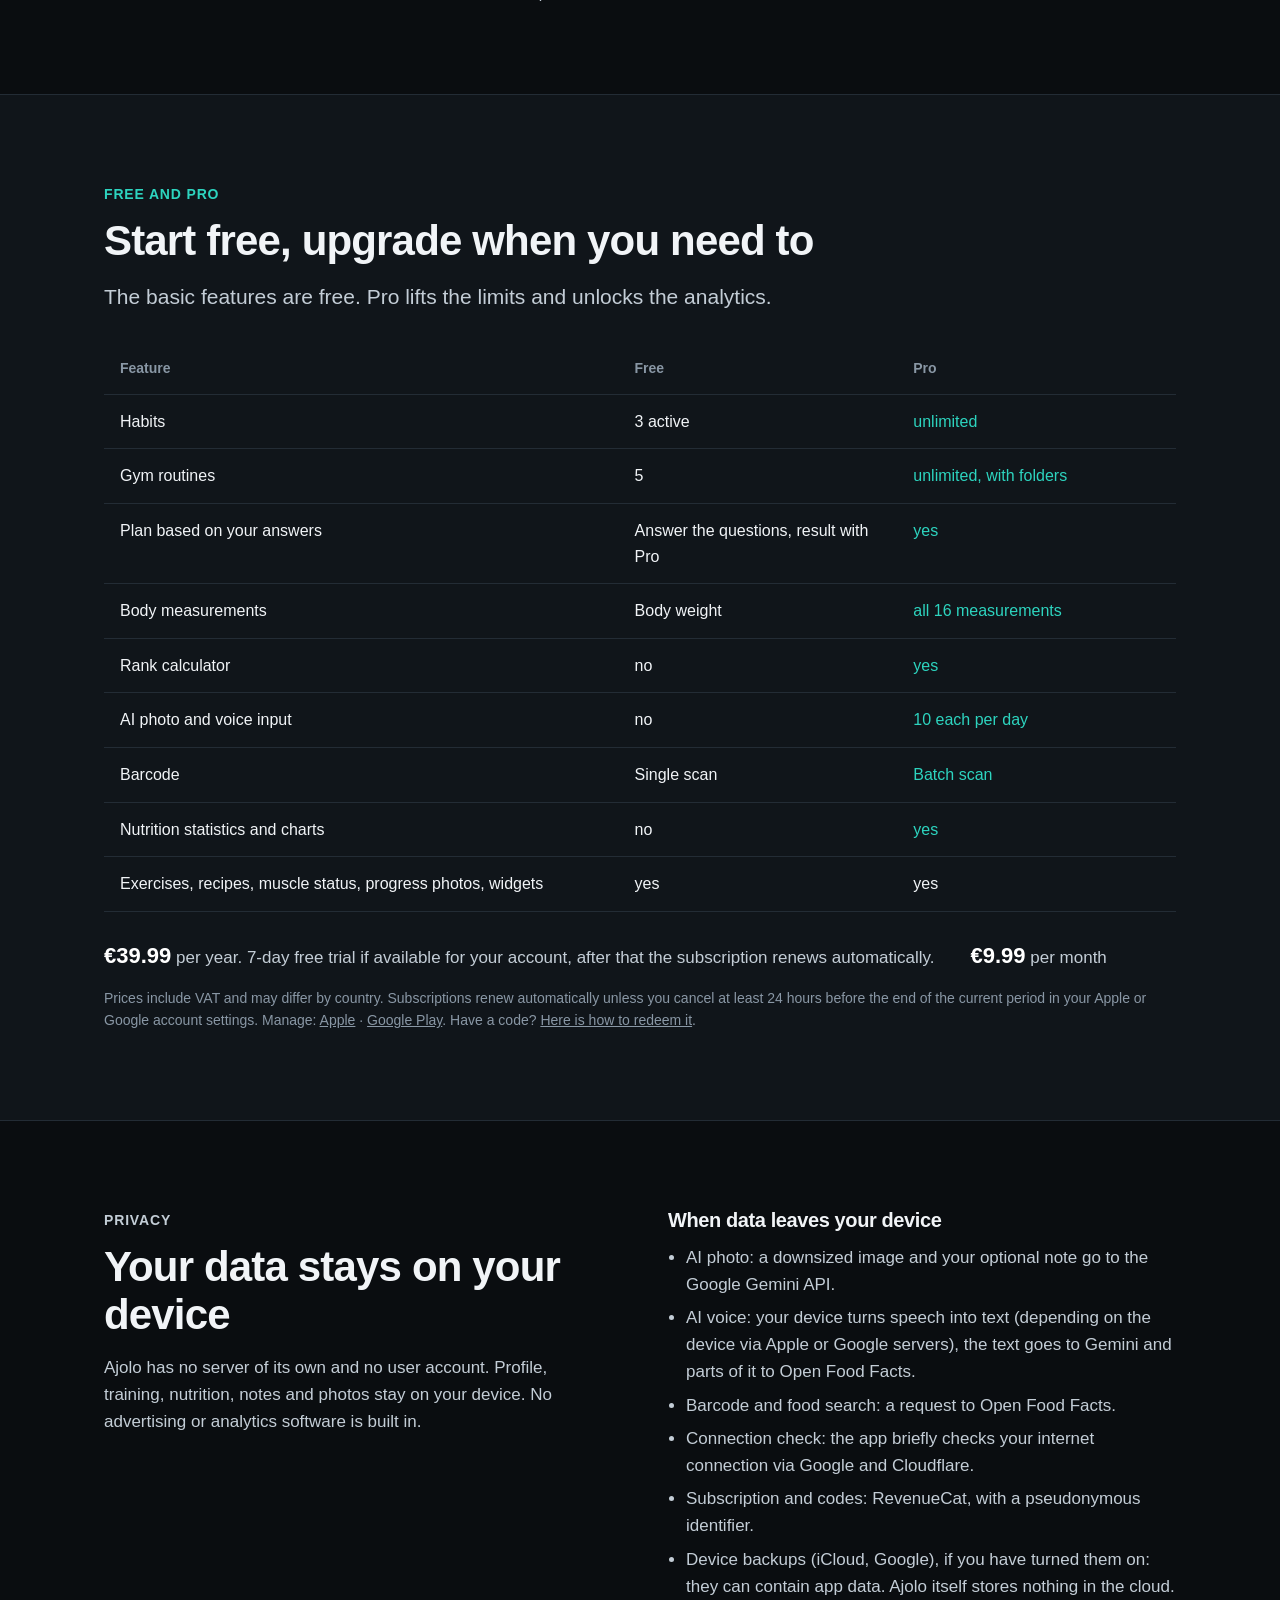
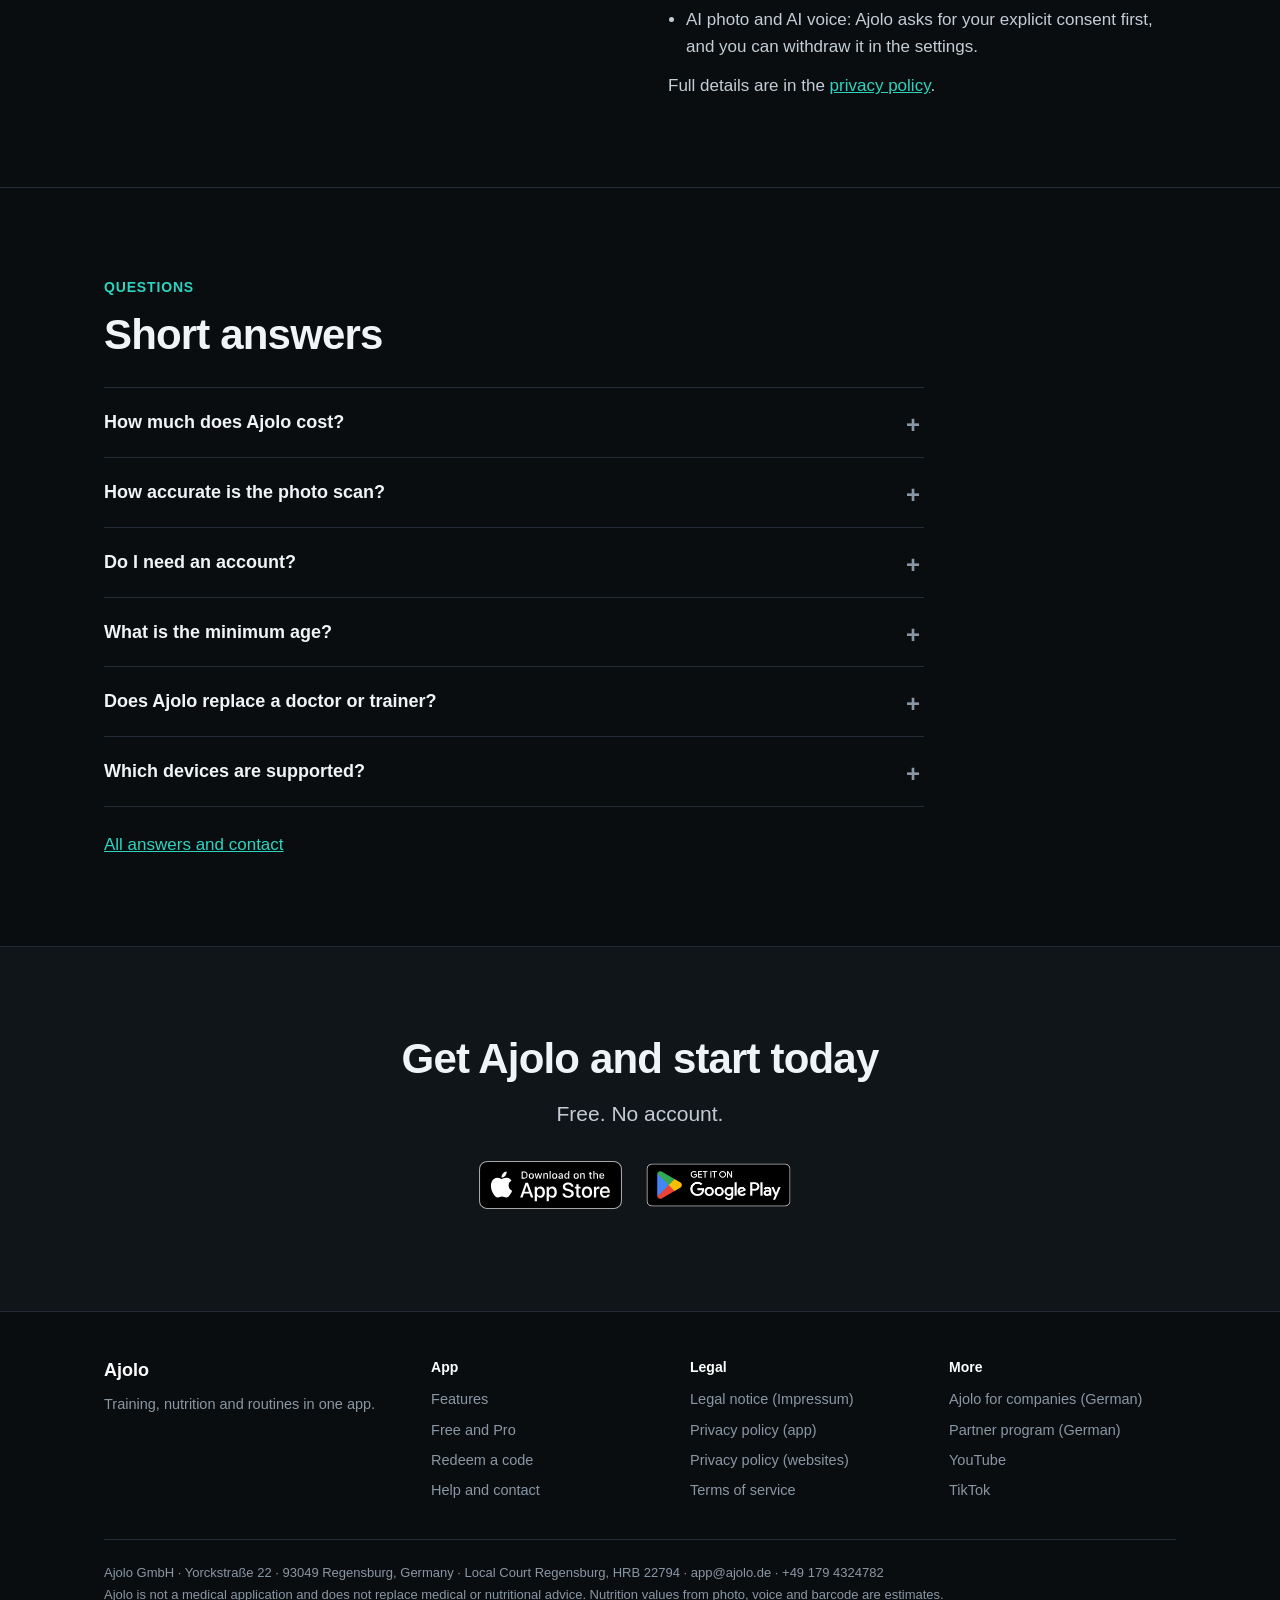
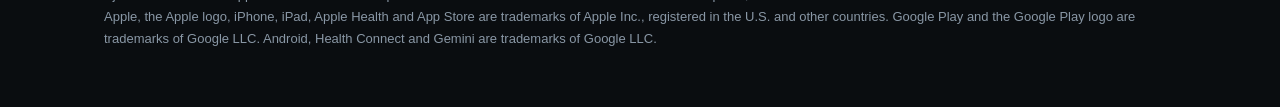
<file: en/index.html>
<!doctype html>
<html lang="en"><head><meta charset="utf-8"><meta name="viewport" content="width=device-width, initial-scale=1">
<title>Ajolo: gym tracker, nutrition and routines in one app</title>
<meta name="description" content="Workouts, calories and habits in one app. 1,394 exercises, photo scan, muscle status. Free to download, your data stays on your device.">
<link rel="canonical" href="https://ajolo.de/en/">
<meta name="theme-color" content="#050709">
<meta property="og:type" content="website"><meta property="og:site_name" content="Ajolo"><meta property="og:locale" content="en_US">
<meta property="og:title" content="Ajolo: gym tracker, nutrition and routines in one app"><meta property="og:description" content="Workouts, calories and habits in one app. 1,394 exercises, photo scan, muscle status. Free to download, your data stays on your device.">
<meta property="og:url" content="https://ajolo.de/en/"><meta property="og:image" content="https://ajolo.de/assets/og_ajolo.jpg">
<meta name="twitter:card" content="summary_large_image">
<link rel="icon" href="/assets/favicon.ico" sizes="any"><link rel="icon" type="image/png" href="/assets/favicon-32.png"><link rel="apple-touch-icon" href="/assets/apple-touch-icon.png">
<link rel="stylesheet" href="/assets/app.css?v=5">
<meta name="apple-itunes-app" content="app-id=6806333157"><link rel="alternate" hreflang="de" href="https://ajolo.de/"><link rel="alternate" hreflang="en" href="https://ajolo.de/en/"><link rel="alternate" hreflang="x-default" href="https://ajolo.de/"><script type="application/ld+json">{"@context": "https://schema.org", "@type": "MobileApplication", "name": "Ajolo", "applicationCategory": "HealthApplication", "operatingSystem": "iOS 16.0 oder neuer, Android 8.0 oder neuer", "inLanguage": ["de", "en"], "offers": {"@type": "Offer", "price": "0", "priceCurrency": "EUR"}, "url": "https://ajolo.de/", "publisher": {"@type": "Organization", "name": "Ajolo GmbH", "url": "https://ajolo.de/", "email": "app@ajolo.de", "telephone": "+49 179 4324782", "address": {"@type": "PostalAddress", "streetAddress": "Yorckstraße 22", "postalCode": "93049", "addressLocality": "Regensburg", "addressCountry": "DE"}}}</script></head><body><a class="skip" href="#main">Skip to content</a><header><div class="wrap nav"><a class="brand" href="/en/"><img src="/assets/ajolo_icon_256.png" width="32" height="32" alt="">Ajolo</a>
<nav class="links" aria-label="Main menu"><a href="/en/#features">Features</a><a href="/en/#ranks">Ranks</a><a href="/en/#pro">Free &amp; Pro</a><a href="/en/#privacy">Privacy</a><a href="/en/support.html">Help</a><a href="https://firmen.ajolo.de/">For companies (German)</a></nav>
<div class="nav-r"><a class="langsw" href="/" hreflang="de" lang="de">DE</a><a class="cta" href="/en/#download">Download</a></div></div></header><main id="main"><section class="hero"><div class="wrap hero-grid"><div>
<p class="eyebrow">Fitness · Nutrition · Routines</p>
<h1>Training, nutrition and habits. In one app.</h1>
<p class="lead">Ajolo replaces the switching between a workout log, a calorie counter and a habit tracker. Your content stays on your device, and you do not need an account. When data leaves your device is explained in the <a href="#privacy">Privacy</a> section.</p>
<div id="download"><div class="stores "><a href="https://apps.apple.com/app/id6806333157" rel="noopener"><img src="/assets/badge-appstore-en.svg" width="120" height="40" alt="Download on the App Store" style="height:48px;width:auto"></a><a href="https://play.google.com/store/apps/details?id=com.ajolo.app" rel="noopener"><img src="/assets/badge-play-en.png" width="646" height="250" alt="Get it on Google Play" style="height:64px;width:auto;margin:-8px 0"></a></div></div>
<p class="note">Free to download. Ajolo Pro is optional (in-app purchase). For iPhone, iPad and Android, ages 16 and up.</p>
</div><div class="hero-vis"><div class="cv"><img src="/assets/canva_1_s.webp?v=4" srcset="/assets/canva_1_s.webp?v=4 520w, /assets/canva_1.webp?v=4 900w" sizes="(max-width:860px) 80vw, 340px" width="900" height="1950" alt="The Ajolo app on three iPhones: workout, nutrition and routines"></div></div></div></section>
<div class="facts"><div class="wrap"><ul><li><b>1,394</b><span>exercises with video</span></li><li><b>100</b><span>recipes</span></li><li><b>17</b><span>muscle groups at a glance</span></li><li><b>22</b><span>rank levels</span></li></ul></div></div>
<section id="what"><div class="wrap"><p class="eyebrow">What is Ajolo?</p><h2>One app instead of three</h2><p class="lead">Ajolo combines three things that usually live in separate apps: logging workouts, tracking food and building habits. Streaks and ranks show you how you are doing. Your data stays on your device, and you do not need an account.</p>
<ol class="steps3"><li><b>Get the app</b><span>For iPhone and Android. The basic features are free.</span></li><li><b>Create a profile</b><span>No email address needed, right on your device.</span></li><li><b>Get started</b><span>Add a habit, start a workout or log your first meal.</span></li></ol></div></section>
<section id="features"><div class="wrap"><p class="eyebrow">Features</p><h2>Three areas, one flow</h2><p class="lead">Routines, gym and nutrition live in the same app. Hide what you do not need in the settings.</p>
<div class="feat"><div class="txt"><h3>Gym</h3><p>You start an empty workout or a routine, log your sets and see your values from last time. The rest timer runs on its own.</p>
<ul><li>Set types: normal, warm-up, drop set, to failure, plus RPE and supersets</li><li>1,394 exercises with video, custom exercises possible</li><li>10 ready-made plans and a plan based on your answers, calculated on your device</li><li>Front and back body view with recovery status for 17 muscle groups</li><li>Heart rate via Bluetooth strap, Apple Health or Health Connect</li></ul></div><div class="cv"><img src="/assets/canva_2_s.webp?v=4" srcset="/assets/canva_2_s.webp?v=4 520w, /assets/canva_2.webp?v=4 900w" sizes="(max-width:860px) 80vw, 340px" width="900" height="1950" alt="Ajolo gym tracker with a running workout and rest timer" loading="lazy"></div></div>
<div class="feat"><div class="txt"><h3>Nutrition</h3><p>You log meals, scan barcodes or take a photo of your food. You see calories and macros per day, plus water and steps.</p>
<ul><li>Barcode scanner, favorites, your own products and recipes</li><li>AI photo scan and voice input (Pro, up to 10 each per day): Ajolo estimates nutrition values and you can correct everything</li><li>100 recipes sorted by meal</li><li>Calorie needs based on Mifflin-St Jeor</li></ul></div><div class="cv"><img src="/assets/canva_3_s.webp?v=4" srcset="/assets/canva_3_s.webp?v=4 520w, /assets/canva_3.webp?v=4 900w" sizes="(max-width:860px) 80vw, 340px" width="900" height="1950" alt="Ajolo nutrition tracker with calorie scan, barcode, voice and recipes" loading="lazy"></div></div>
<div class="feat rev"><div class="txt"><h3>Routines and streaks</h3><p>Create habits daily, for specific weekdays or as "x times per week". Each day is done, skipped or missed. Your streak shows how long you stay on track.</p></div><div class="pair"><div class="cv"><img src="/assets/canva_4_s.webp?v=4" srcset="/assets/canva_4_s.webp?v=4 520w, /assets/canva_4.webp?v=4 900w" sizes="(max-width:860px) 80vw, 340px" width="900" height="1950" alt="Ajolo routine tracker with weekly overview" loading="lazy"></div><div class="cv"><img src="/assets/canva_5_s.webp?v=4" srcset="/assets/canva_5_s.webp?v=4 520w, /assets/canva_5.webp?v=4 900w" sizes="(max-width:860px) 80vw, 340px" width="900" height="1950" alt="Ajolo streak with streak calendar" loading="lazy"></div></div></div>
<div class="feat"><div class="txt"><h3>Statistics</h3><p>Calories, water, macros and steps as charts over a week, month or year (with Pro). In the gym area you see consistency, muscle distribution, measurements and progress photos.</p></div><div class="cv"><img src="/assets/canva_6_s.webp?v=4" srcset="/assets/canva_6_s.webp?v=4 520w, /assets/canva_6.webp?v=4 900w" sizes="(max-width:860px) 80vw, 340px" width="900" height="1950" alt="Ajolo statistics and charts for protein, calories and training" loading="lazy"></div></div>
<div class="grid"><div><h3>Health data</h3><p>Ajolo reads steps, active calories, distance and heart rate from Apple Health or Health Connect. It writes nothing.</p></div><div><h3>Widgets</h3><p>Five widgets each on iOS and Android, for example for streak and nutrition.</p></div><div><h3>Progress photos</h3><p>Nine poses, before-and-after comparison and a time-lapse video.</p></div><div><h3>Backup and transfer</h3><p>Back up your data as a file and move to a new device over Wi-Fi. The Wi-Fi transfer is not encrypted, so use trusted networks only.</p></div><div><h3>Custom exercises</h3><p>If an exercise is missing, add it yourself, tracked by weight, time or cardio.</p></div><div><h3>German and English</h3><p>The app follows your language, with German as fallback.</p></div></div>
</div></section>
<section id="ranks" style="border-top:1px solid var(--line)"><div class="wrap"><div class="feat"><div class="txt"><p class="eyebrow">Ranks</p><h2>Eight ranks, three ways up</h2><p class="lead">Gym, nutrition and routines each have their own rank ladder. Every level exists three times, from Iron to Master. Ajolo Elite sits at the top.</p></div><div class="cv"><img src="/assets/canva_7_s.webp?v=4" srcset="/assets/canva_7_s.webp?v=4 520w, /assets/canva_7.webp?v=4 900w" sizes="(max-width:860px) 80vw, 340px" width="900" height="1950" alt="Ajolo rank ladder for gym, nutrition and routines" loading="lazy"></div></div>
<div class="ladder" aria-label="Rank levels"><figure><img src="/assets/rank_eisen.webp" width="92" height="92" alt="" loading="lazy"><b>Iron</b><span>Level 1 to 3</span></figure><figure><img src="/assets/rank_bronze.webp" width="92" height="92" alt="" loading="lazy"><b>Bronze</b><span>Level 1 to 3</span></figure><figure><img src="/assets/rank_silber.webp" width="92" height="92" alt="" loading="lazy"><b>Silver</b><span>Level 1 to 3</span></figure><figure><img src="/assets/rank_gold.webp" width="92" height="92" alt="" loading="lazy"><b>Gold</b><span>Level 1 to 3</span></figure><figure><img src="/assets/rank_platin.webp" width="92" height="92" alt="" loading="lazy"><b>Platinum</b><span>Level 1 to 3</span></figure><figure><img src="/assets/rank_diamant.webp" width="92" height="92" alt="" loading="lazy"><b>Diamond</b><span>Level 1 to 3</span></figure><figure><img src="/assets/rank_master.webp" width="92" height="92" alt="" loading="lazy"><b>Master</b><span>Level 1 to 3</span></figure><figure><img src="/assets/rank_ajolo_elite.webp" width="92" height="92" alt="" loading="lazy"><b>Ajolo Elite</b><span>Top rank</span></figure></div>
<div class="rk3"><div><h3>Gym</h3><p>Your overall rank grows with every completed workout, and Ajolo Elite starts at 88 workouts. On top come ranks per muscle and per exercise, calculated from strength standards.</p></div><div><h3>Nutrition</h3><p>Every day earns points: if you land within 200 kcal of your daily goal (including burned calories) you get 2 points, within 400 kcal you get 1. A day with a bigger gap earns nothing, a day without entries costs one point.</p></div><div><h3>Routines</h3><p>For each habit, a completed day counts plus 1 and a miss minus 1. Your routine rank is the average of all active habits.</p></div></div>
</div></section>
<section id="pro" style="background:var(--bg2);border-block:1px solid var(--line)"><div class="wrap"><p class="eyebrow">Free and Pro</p><h2>Start free, upgrade when you need to</h2><p class="lead">The basic features are free. Pro lifts the limits and unlocks the analytics.</p>
<div class="tw"><table><thead><tr><th>Feature</th><th>Free</th><th>Pro</th></tr></thead><tbody>
<tr><td>Habits</td><td>3 active</td><td class="pro">unlimited</td></tr>
<tr><td>Gym routines</td><td>5</td><td class="pro">unlimited, with folders</td></tr>
<tr><td>Plan based on your answers</td><td>Answer the questions, result with Pro</td><td class="pro">yes</td></tr>
<tr><td>Body measurements</td><td>Body weight</td><td class="pro">all 16 measurements</td></tr>
<tr><td>Rank calculator</td><td>no</td><td class="pro">yes</td></tr>
<tr><td>AI photo and voice input</td><td>no</td><td class="pro">10 each per day</td></tr>
<tr><td>Barcode</td><td>Single scan</td><td class="pro">Batch scan</td></tr>
<tr><td>Nutrition statistics and charts</td><td>no</td><td class="pro">yes</td></tr>
<tr><td>Exercises, recipes, muscle status, progress photos, widgets</td><td>yes</td><td>yes</td></tr></tbody></table></div>
<div class="price"><span><b>€39.99</b> per year. 7-day free trial if available for your account, after that the subscription renews automatically.</span><span><b>€9.99</b> per month</span></div>
<p class="note" style="margin-top:14px">Prices include VAT and may differ by country. Subscriptions renew automatically unless you cancel at least 24 hours before the end of the current period in your Apple or Google account settings. Manage: <a href="https://apps.apple.com/account/subscriptions" rel="noopener">Apple</a> · <a href="https://play.google.com/store/account/subscriptions" rel="noopener">Google Play</a>. Have a code? <a href="/en/code.html">Here is how to redeem it</a>.</p></div></section>
<section id="privacy"><div class="wrap two"><div><p class="eyebrow">Privacy</p><h2>Your data stays on your device</h2><p>Ajolo has no server of its own and no user account. Profile, training, nutrition, notes and photos stay on your device. No advertising or analytics software is built in.</p></div>
<div><h3>When data leaves your device</h3><ul><li>AI photo: a downsized image and your optional note go to the Google Gemini API.</li><li>AI voice: your device turns speech into text (depending on the device via Apple or Google servers), the text goes to Gemini and parts of it to Open Food Facts.</li><li>Barcode and food search: a request to Open Food Facts.</li><li>Connection check: the app briefly checks your internet connection via Google and Cloudflare.</li><li>Subscription and codes: RevenueCat, with a pseudonymous identifier.</li><li>Device backups (iCloud, Google), if you have turned them on: they can contain app data. Ajolo itself stores nothing in the cloud.</li><li>AI photo and AI voice: Ajolo asks for your explicit consent first, and you can withdraw it in the settings.</li></ul><p style="margin-top:12px">Full details are in the <a href="https://legal.ajolo.de/" style="color:var(--acc)">privacy policy</a>.</p></div></div></section>
<section style="border-top:1px solid var(--line)"><div class="wrap"><p class="eyebrow">Questions</p><h2>Short answers</h2><div class="faq">
<details><summary>How much does Ajolo cost?</summary><p>The app is free. Ajolo Pro costs €39.99 per year or €9.99 per month. You cancel in your Apple or Google account, at the latest 24 hours before the end of the current period.</p></details>
<details><summary>How accurate is the photo scan?</summary><p>It gives estimates. You see the result and can adjust ingredients and amounts before you save it.</p></details>
<details><summary>Do I need an account?</summary><p>No. At the start you create a profile on your device, without an email address.</p></details>
<details><summary>What is the minimum age?</summary><p>16 years. Under 18, parental consent is required.</p></details>
<details><summary>Does Ajolo replace a doctor or trainer?</summary><p>No. Ajolo is a tracker and not a medical device. If you have complaints or pre-existing conditions, talk to a doctor first.</p></details>
<details><summary>Which devices are supported?</summary><p>iPhone and iPad with iOS 16 or newer, Android devices with Android 8.0 or newer.</p></details>
</div><p style="margin-top:24px"><a href="/en/support.html" style="color:var(--acc)">All answers and contact</a></p></div></section>
<section class="final"><div class="wrap"><h2>Get Ajolo and start today</h2><p class="lead" style="margin:0 auto">Free. No account.</p><div class="stores "><a href="https://apps.apple.com/app/id6806333157" rel="noopener"><img src="/assets/badge-appstore-en.svg" width="120" height="40" alt="Download on the App Store" style="height:48px;width:auto"></a><a href="https://play.google.com/store/apps/details?id=com.ajolo.app" rel="noopener"><img src="/assets/badge-play-en.png" width="646" height="250" alt="Get it on Google Play" style="height:64px;width:auto;margin:-8px 0"></a></div></div></section></main><footer><div class="wrap"><div class="fgrid">
<div><b style="color:#fff;font-size:18px">Ajolo</b><p style="margin-top:8px">Training, nutrition and routines in one app.</p></div>
<div><h4>App</h4><ul><li><a href="/en/#features">Features</a></li><li><a href="/en/#pro">Free and Pro</a></li><li><a href="/en/code.html">Redeem a code</a></li><li><a href="/en/support.html">Help and contact</a></li></ul></div>
<div><h4>Legal</h4><ul><li><a href="https://legal.ajolo.de/imprint.html">Legal notice (Impressum)</a></li><li><a href="https://legal.ajolo.de/">Privacy policy (app)</a></li><li><a href="https://legal.ajolo.de/partner-datenschutz.html">Privacy policy (websites)</a></li><li><a href="https://legal.ajolo.de/terms.html">Terms of service</a></li></ul></div>
<div><h4>More</h4><ul><li><a href="https://firmen.ajolo.de/">Ajolo for companies (German)</a></li><li><a href="https://partner.ajolo.de/">Partner program (German)</a></li><li><a href="https://www.youtube.com/@AjoloApp" rel="noopener">YouTube</a></li><li><a href="https://www.tiktok.com/@ajoloapp" rel="noopener">TikTok</a></li></ul></div>
</div><p class="legalline">Ajolo GmbH · Yorckstraße 22 · 93049 Regensburg, Germany · Local Court Regensburg, HRB 22794 · <a href="mailto:app@ajolo.de">app@ajolo.de</a> · +49 179 4324782<br>
Ajolo is not a medical application and does not replace medical or nutritional advice. Nutrition values from photo, voice and barcode are estimates.<br>
Apple, the Apple logo, iPhone, iPad, Apple Health and App Store are trademarks of Apple Inc., registered in the U.S. and other countries. Google Play and the Google Play logo are trademarks of Google LLC. Android, Health Connect and Gemini are trademarks of Google LLC.</p></div></footer></body></html>
</file>
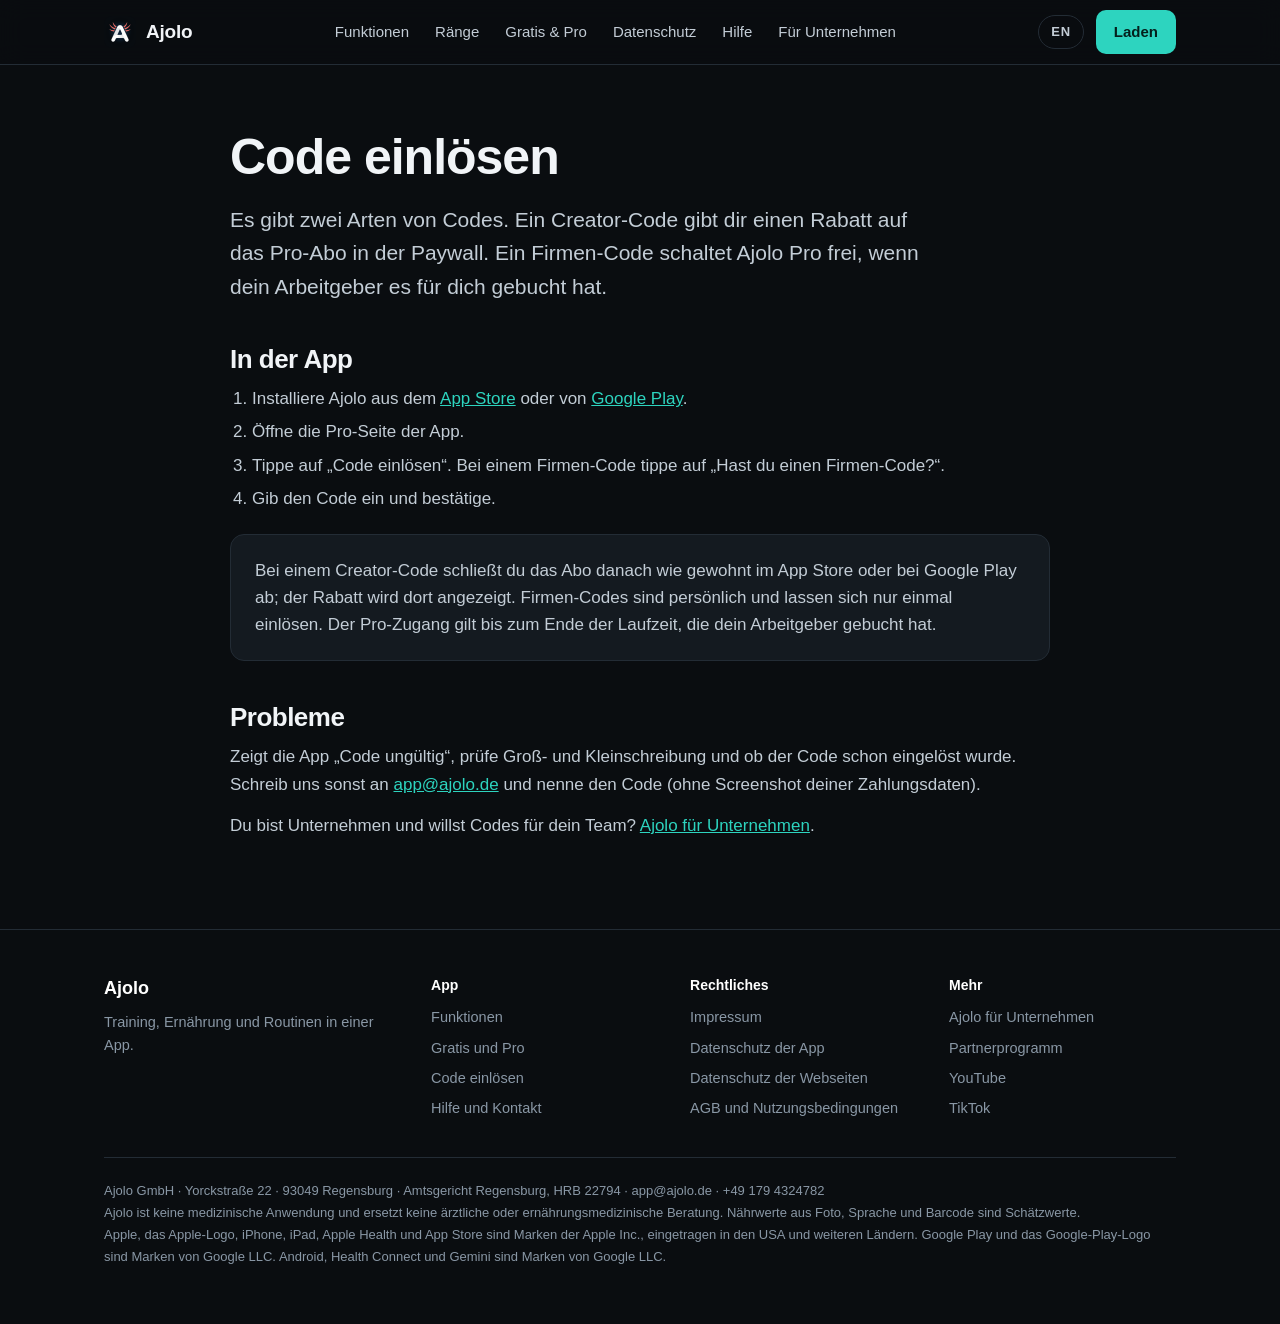
<file: code.html>
<!doctype html>
<html lang="de"><head><meta charset="utf-8"><meta name="viewport" content="width=device-width, initial-scale=1">
<title>Code einlösen – Rabatt oder Firmen-Zugang</title>
<meta name="description" content="So löst du einen Creator-Code (Rabatt) oder einen Firmen-Code (Ajolo Pro) in der Ajolo-App ein.">
<link rel="canonical" href="https://ajolo.de/code.html">
<meta name="theme-color" content="#050709">
<meta property="og:type" content="website"><meta property="og:site_name" content="Ajolo"><meta property="og:locale" content="de_DE">
<meta property="og:title" content="Code einlösen – Rabatt oder Firmen-Zugang"><meta property="og:description" content="So löst du einen Creator-Code (Rabatt) oder einen Firmen-Code (Ajolo Pro) in der Ajolo-App ein.">
<meta property="og:url" content="https://ajolo.de/code.html"><meta property="og:image" content="https://ajolo.de/assets/og_ajolo.jpg">
<meta name="twitter:card" content="summary_large_image">
<link rel="icon" href="/assets/favicon.ico" sizes="any"><link rel="icon" type="image/png" href="/assets/favicon-32.png"><link rel="apple-touch-icon" href="/assets/apple-touch-icon.png">
<link rel="stylesheet" href="/assets/app.css?v=5">
<meta name="apple-itunes-app" content="app-id=6806333157"><link rel="alternate" hreflang="de" href="https://ajolo.de/code.html"><link rel="alternate" hreflang="en" href="https://ajolo.de/en/code.html"><link rel="alternate" hreflang="x-default" href="https://ajolo.de/code.html"></head><body><a class="skip" href="#main">Zum Inhalt</a><header><div class="wrap nav"><a class="brand" href="/"><img src="/assets/ajolo_icon_256.png" width="32" height="32" alt="">Ajolo</a>
<nav class="links" aria-label="Hauptmenü"><a href="/#funktionen">Funktionen</a><a href="/#raenge">Ränge</a><a href="/#pro">Gratis &amp; Pro</a><a href="/#datenschutz">Datenschutz</a><a href="/support.html">Hilfe</a><a href="https://firmen.ajolo.de/">Für Unternehmen</a></nav>
<div class="nav-r"><a class="langsw" href="/en/" hreflang="en" lang="en">EN</a><a class="cta" href="/#download">Laden</a></div></div></header><main id="main"><div class="wrap page"><h1>Code einlösen</h1><p class="lead">Es gibt zwei Arten von Codes. Ein Creator-Code gibt dir einen Rabatt auf das Pro-Abo in der Paywall. Ein Firmen-Code schaltet Ajolo Pro frei, wenn dein Arbeitgeber es für dich gebucht hat.</p>
<h2>In der App</h2><ol><li>Installiere Ajolo aus dem <a href="https://apps.apple.com/app/id6806333157" rel="noopener">App Store</a> oder von <a href="https://play.google.com/store/apps/details?id=com.ajolo.app" rel="noopener">Google Play</a>.</li><li>Öffne die Pro-Seite der App.</li><li>Tippe auf „Code einlösen“. Bei einem Firmen-Code tippe auf „Hast du einen Firmen-Code?“.</li><li>Gib den Code ein und bestätige.</li></ol>
<div class="box"><p>Bei einem Creator-Code schließt du das Abo danach wie gewohnt im App Store oder bei Google Play ab; der Rabatt wird dort angezeigt. Firmen-Codes sind persönlich und lassen sich nur einmal einlösen. Der Pro-Zugang gilt bis zum Ende der Laufzeit, die dein Arbeitgeber gebucht hat.</p></div>
<h2>Probleme</h2><p>Zeigt die App „Code ungültig“, prüfe Groß- und Kleinschreibung und ob der Code schon eingelöst wurde. Schreib uns sonst an <a href="mailto:app@ajolo.de">app@ajolo.de</a> und nenne den Code (ohne Screenshot deiner Zahlungsdaten).</p>
<p style="margin-top:14px">Du bist Unternehmen und willst Codes für dein Team? <a href="https://firmen.ajolo.de/">Ajolo für Unternehmen</a>.</p></div></main><footer><div class="wrap"><div class="fgrid">
<div><b style="color:#fff;font-size:18px">Ajolo</b><p style="margin-top:8px">Training, Ernährung und Routinen in einer App.</p></div>
<div><h4>App</h4><ul><li><a href="/#funktionen">Funktionen</a></li><li><a href="/#pro">Gratis und Pro</a></li><li><a href="/code.html">Code einlösen</a></li><li><a href="/support.html">Hilfe und Kontakt</a></li></ul></div>
<div><h4>Rechtliches</h4><ul><li><a href="https://legal.ajolo.de/imprint.html">Impressum</a></li><li><a href="https://legal.ajolo.de/">Datenschutz der App</a></li><li><a href="https://legal.ajolo.de/partner-datenschutz.html">Datenschutz der Webseiten</a></li><li><a href="https://legal.ajolo.de/terms.html">AGB und Nutzungsbedingungen</a></li></ul></div>
<div><h4>Mehr</h4><ul><li><a href="https://firmen.ajolo.de/">Ajolo für Unternehmen</a></li><li><a href="https://partner.ajolo.de/">Partnerprogramm</a></li><li><a href="https://www.youtube.com/@AjoloApp" rel="noopener">YouTube</a></li><li><a href="https://www.tiktok.com/@ajoloapp" rel="noopener">TikTok</a></li></ul></div>
</div><p class="legalline">Ajolo GmbH · Yorckstraße 22 · 93049 Regensburg · Amtsgericht Regensburg, HRB 22794 · <a href="mailto:app@ajolo.de">app@ajolo.de</a> · +49 179 4324782<br>
Ajolo ist keine medizinische Anwendung und ersetzt keine ärztliche oder ernährungsmedizinische Beratung. Nährwerte aus Foto, Sprache und Barcode sind Schätzwerte.<br>
Apple, das Apple-Logo, iPhone, iPad, Apple Health und App Store sind Marken der Apple Inc., eingetragen in den USA und weiteren Ländern. Google Play und das Google-Play-Logo sind Marken von Google LLC. Android, Health Connect und Gemini sind Marken von Google LLC.</p></div></footer></body></html>
</file>
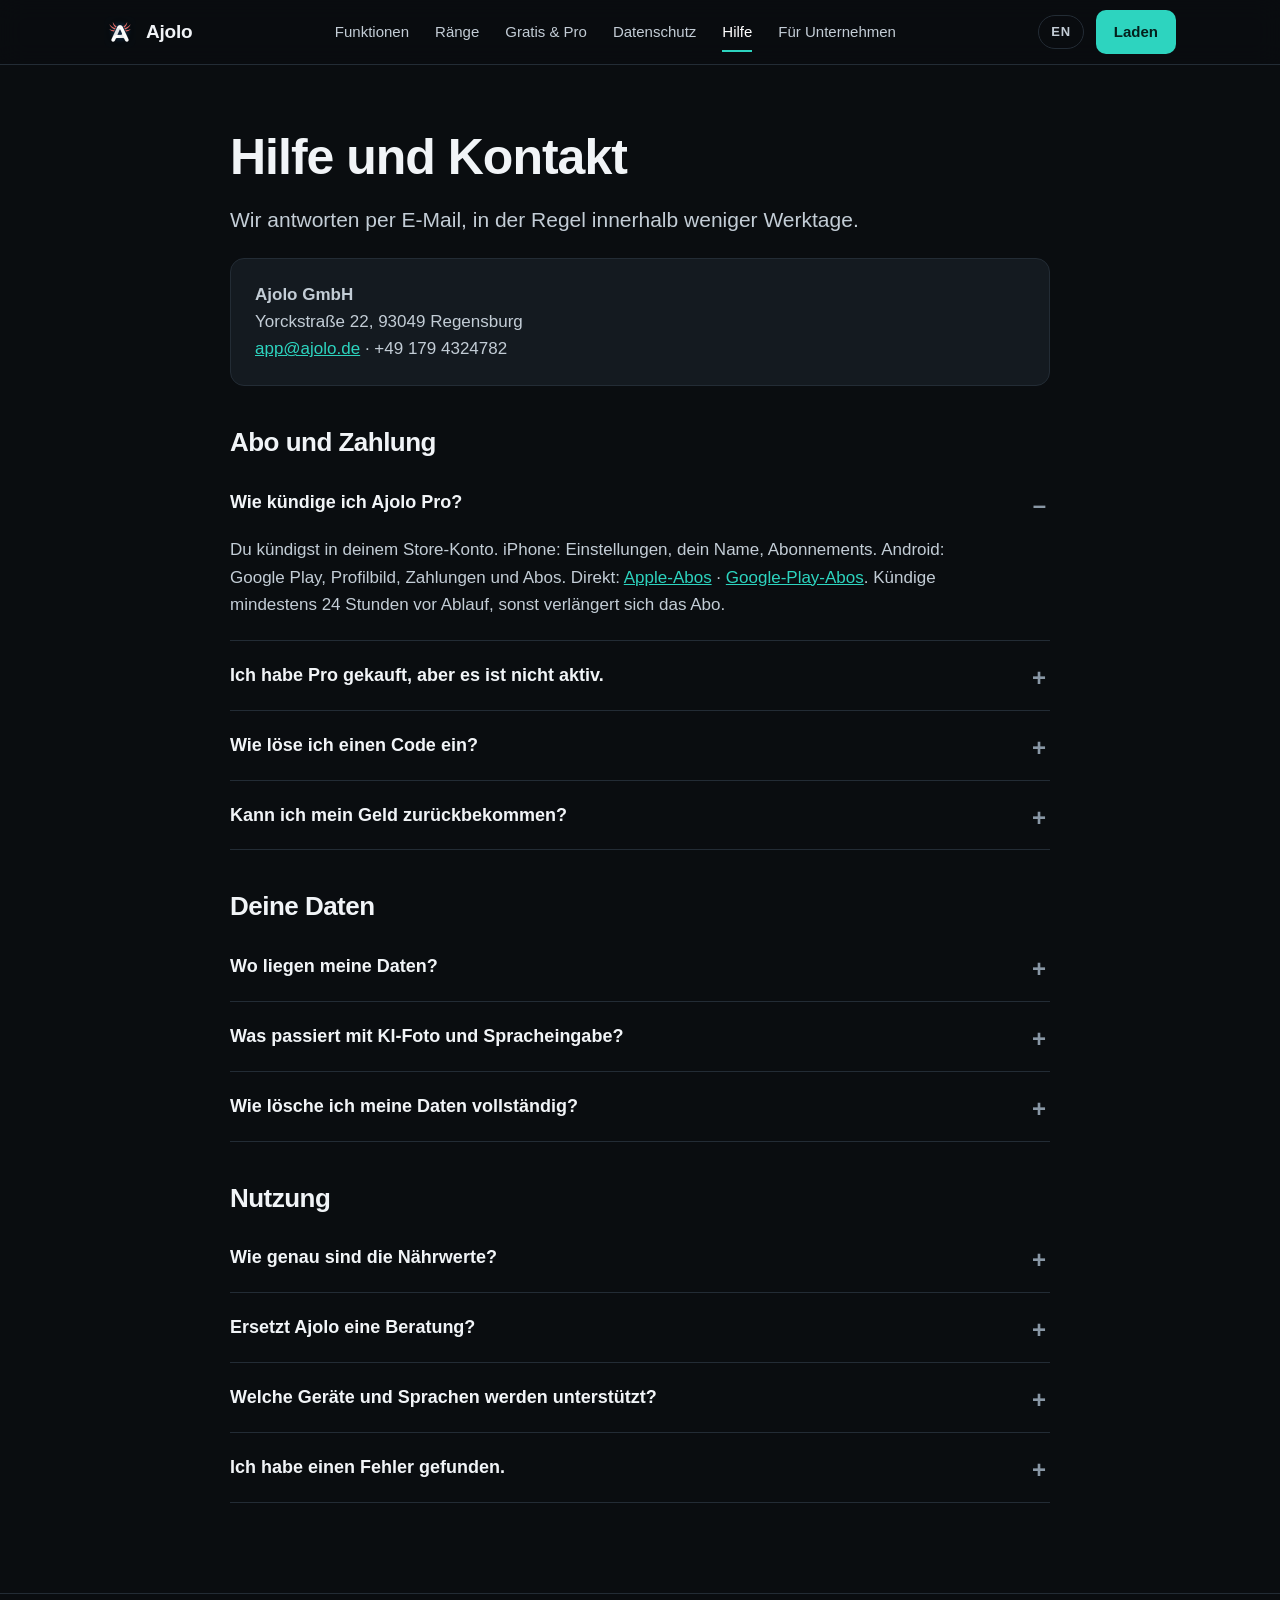
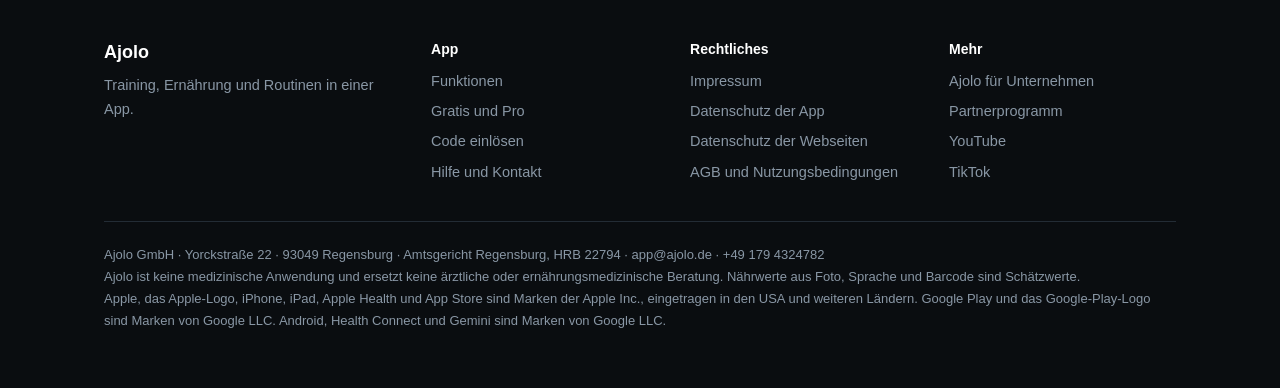
<file: support.html>
<!doctype html>
<html lang="de"><head><meta charset="utf-8"><meta name="viewport" content="width=device-width, initial-scale=1">
<title>Hilfe und Kontakt – Ajolo</title>
<meta name="description" content="Antworten zu Abo, Daten, Foto-Scan und Code einlösen. Kontakt zu Ajolo per E-Mail oder Telefon.">
<link rel="canonical" href="https://ajolo.de/support.html">
<meta name="theme-color" content="#050709">
<meta property="og:type" content="website"><meta property="og:site_name" content="Ajolo"><meta property="og:locale" content="de_DE">
<meta property="og:title" content="Hilfe und Kontakt – Ajolo"><meta property="og:description" content="Antworten zu Abo, Daten, Foto-Scan und Code einlösen. Kontakt zu Ajolo per E-Mail oder Telefon.">
<meta property="og:url" content="https://ajolo.de/support.html"><meta property="og:image" content="https://ajolo.de/assets/og_ajolo.jpg">
<meta name="twitter:card" content="summary_large_image">
<link rel="icon" href="/assets/favicon.ico" sizes="any"><link rel="icon" type="image/png" href="/assets/favicon-32.png"><link rel="apple-touch-icon" href="/assets/apple-touch-icon.png">
<link rel="stylesheet" href="/assets/app.css?v=5">
<meta name="apple-itunes-app" content="app-id=6806333157"><link rel="alternate" hreflang="de" href="https://ajolo.de/support.html"><link rel="alternate" hreflang="en" href="https://ajolo.de/en/support.html"><link rel="alternate" hreflang="x-default" href="https://ajolo.de/support.html"></head><body><a class="skip" href="#main">Zum Inhalt</a><header><div class="wrap nav"><a class="brand" href="/"><img src="/assets/ajolo_icon_256.png" width="32" height="32" alt="">Ajolo</a>
<nav class="links" aria-label="Hauptmenü"><a href="/#funktionen">Funktionen</a><a href="/#raenge">Ränge</a><a href="/#pro">Gratis &amp; Pro</a><a href="/#datenschutz">Datenschutz</a><a href="/support.html" aria-current="page">Hilfe</a><a href="https://firmen.ajolo.de/">Für Unternehmen</a></nav>
<div class="nav-r"><a class="langsw" href="/en/" hreflang="en" lang="en">EN</a><a class="cta" href="/#download">Laden</a></div></div></header><main id="main"><div class="wrap page"><h1>Hilfe und Kontakt</h1><p class="lead">Wir antworten per E-Mail, in der Regel innerhalb weniger Werktage.</p>
<div class="box"><p><b>Ajolo GmbH</b><br>Yorckstraße 22, 93049 Regensburg<br><a href="mailto:app@ajolo.de">app@ajolo.de</a> · +49 179 4324782</p></div>
<h2>Abo und Zahlung</h2><details open><summary>Wie kündige ich Ajolo Pro?</summary><p>Du kündigst in deinem Store-Konto. iPhone: Einstellungen, dein Name, Abonnements. Android: Google Play, Profilbild, Zahlungen und Abos. Direkt: <a href="https://apps.apple.com/account/subscriptions" rel="noopener">Apple-Abos</a> · <a href="https://play.google.com/store/account/subscriptions" rel="noopener">Google-Play-Abos</a>. Kündige mindestens 24 Stunden vor Ablauf, sonst verlängert sich das Abo.</p></details>
<details><summary>Ich habe Pro gekauft, aber es ist nicht aktiv.</summary><p>Öffne die Pro-Seite in der App und tippe auf „Käufe wiederherstellen“. Nutze dabei dasselbe Apple- oder Google-Konto wie beim Kauf. Hilft das nicht, schreib uns mit Gerät und Zeitpunkt des Kaufs.</p></details>
<details><summary>Wie löse ich einen Code ein?</summary><p>Die Anleitung steht auf der Seite <a href="/code.html">Code einlösen</a>.</p></details>
<details><summary>Kann ich mein Geld zurückbekommen?</summary><p>Erstattungen laufen über Apple oder Google, weil sie die Zahlung abwickeln. Dort stellst du die Anfrage. Dein Widerrufsrecht findest du in den <a href="https://legal.ajolo.de/terms.html">Nutzungsbedingungen</a>.</p></details>
<h2>Deine Daten</h2><details><summary>Wo liegen meine Daten?</summary><p>Auf deinem Gerät. Ajolo betreibt keinen eigenen Server und kein Benutzerkonto. Die Daten löschst du in den Einstellungen der App unter „Konto &amp; alle Daten unwiderruflich löschen“.</p></details>
<details><summary>Was passiert mit KI-Foto und Spracheingabe?</summary><p>Beim Foto-Scan sendet die App ein verkleinertes Bild und deinen optionalen Hinweistext an die Google Gemini API. Bei der Spracheingabe wandelt dein Gerät Sprache in Text um, Ajolo sendet nur den Text. Je nach Gerät kann die Spracherkennung über Server von Apple oder Google laufen. Details: <a href="https://legal.ajolo.de/">Datenschutzerklärung</a>.</p></details>
<details><summary>Wie lösche ich meine Daten vollständig?</summary><p>Öffne in der App die Einstellungen und wähle „Konto &amp; alle Daten unwiderruflich löschen“. Lösche danach die App. Sicherungen deines Geräts (iCloud bei iOS, Google-Sicherung bei Android) und Schlüsselbund-Einträge können Daten länger behalten, die entfernst du in den Einstellungen deines Geräts. Fragen zu deinen Rechten: <a href="mailto:app@ajolo.de">app@ajolo.de</a>.</p></details>
<h2>Nutzung</h2><details><summary>Wie genau sind die Nährwerte?</summary><p>Werte aus Foto, Sprache und Barcode sind Schätzungen oder stammen aus offenen Datenbanken und können abweichen. Prüfe und korrigiere Einträge, wenn es dir auf Genauigkeit ankommt.</p></details>
<details><summary>Ersetzt Ajolo eine Beratung?</summary><p>Nein. Ajolo ersetzt keine ärztliche, therapeutische oder ernährungsmedizinische Beratung.</p></details>
<details><summary>Welche Geräte und Sprachen werden unterstützt?</summary><p>iOS 16 oder neuer (iPhone, iPad), Android 8.0 oder neuer. Sprachen: Deutsch und Englisch.</p></details>
<details><summary>Ich habe einen Fehler gefunden.</summary><p>Schreib uns kurz, was passiert ist, auf welchem Gerät und mit welcher App-Version (Einstellungen). Ein Screenshot hilft.</p></details>
</div></main><footer><div class="wrap"><div class="fgrid">
<div><b style="color:#fff;font-size:18px">Ajolo</b><p style="margin-top:8px">Training, Ernährung und Routinen in einer App.</p></div>
<div><h4>App</h4><ul><li><a href="/#funktionen">Funktionen</a></li><li><a href="/#pro">Gratis und Pro</a></li><li><a href="/code.html">Code einlösen</a></li><li><a href="/support.html">Hilfe und Kontakt</a></li></ul></div>
<div><h4>Rechtliches</h4><ul><li><a href="https://legal.ajolo.de/imprint.html">Impressum</a></li><li><a href="https://legal.ajolo.de/">Datenschutz der App</a></li><li><a href="https://legal.ajolo.de/partner-datenschutz.html">Datenschutz der Webseiten</a></li><li><a href="https://legal.ajolo.de/terms.html">AGB und Nutzungsbedingungen</a></li></ul></div>
<div><h4>Mehr</h4><ul><li><a href="https://firmen.ajolo.de/">Ajolo für Unternehmen</a></li><li><a href="https://partner.ajolo.de/">Partnerprogramm</a></li><li><a href="https://www.youtube.com/@AjoloApp" rel="noopener">YouTube</a></li><li><a href="https://www.tiktok.com/@ajoloapp" rel="noopener">TikTok</a></li></ul></div>
</div><p class="legalline">Ajolo GmbH · Yorckstraße 22 · 93049 Regensburg · Amtsgericht Regensburg, HRB 22794 · <a href="mailto:app@ajolo.de">app@ajolo.de</a> · +49 179 4324782<br>
Ajolo ist keine medizinische Anwendung und ersetzt keine ärztliche oder ernährungsmedizinische Beratung. Nährwerte aus Foto, Sprache und Barcode sind Schätzwerte.<br>
Apple, das Apple-Logo, iPhone, iPad, Apple Health und App Store sind Marken der Apple Inc., eingetragen in den USA und weiteren Ländern. Google Play und das Google-Play-Logo sind Marken von Google LLC. Android, Health Connect und Gemini sind Marken von Google LLC.</p></div></footer></body></html>
</file>
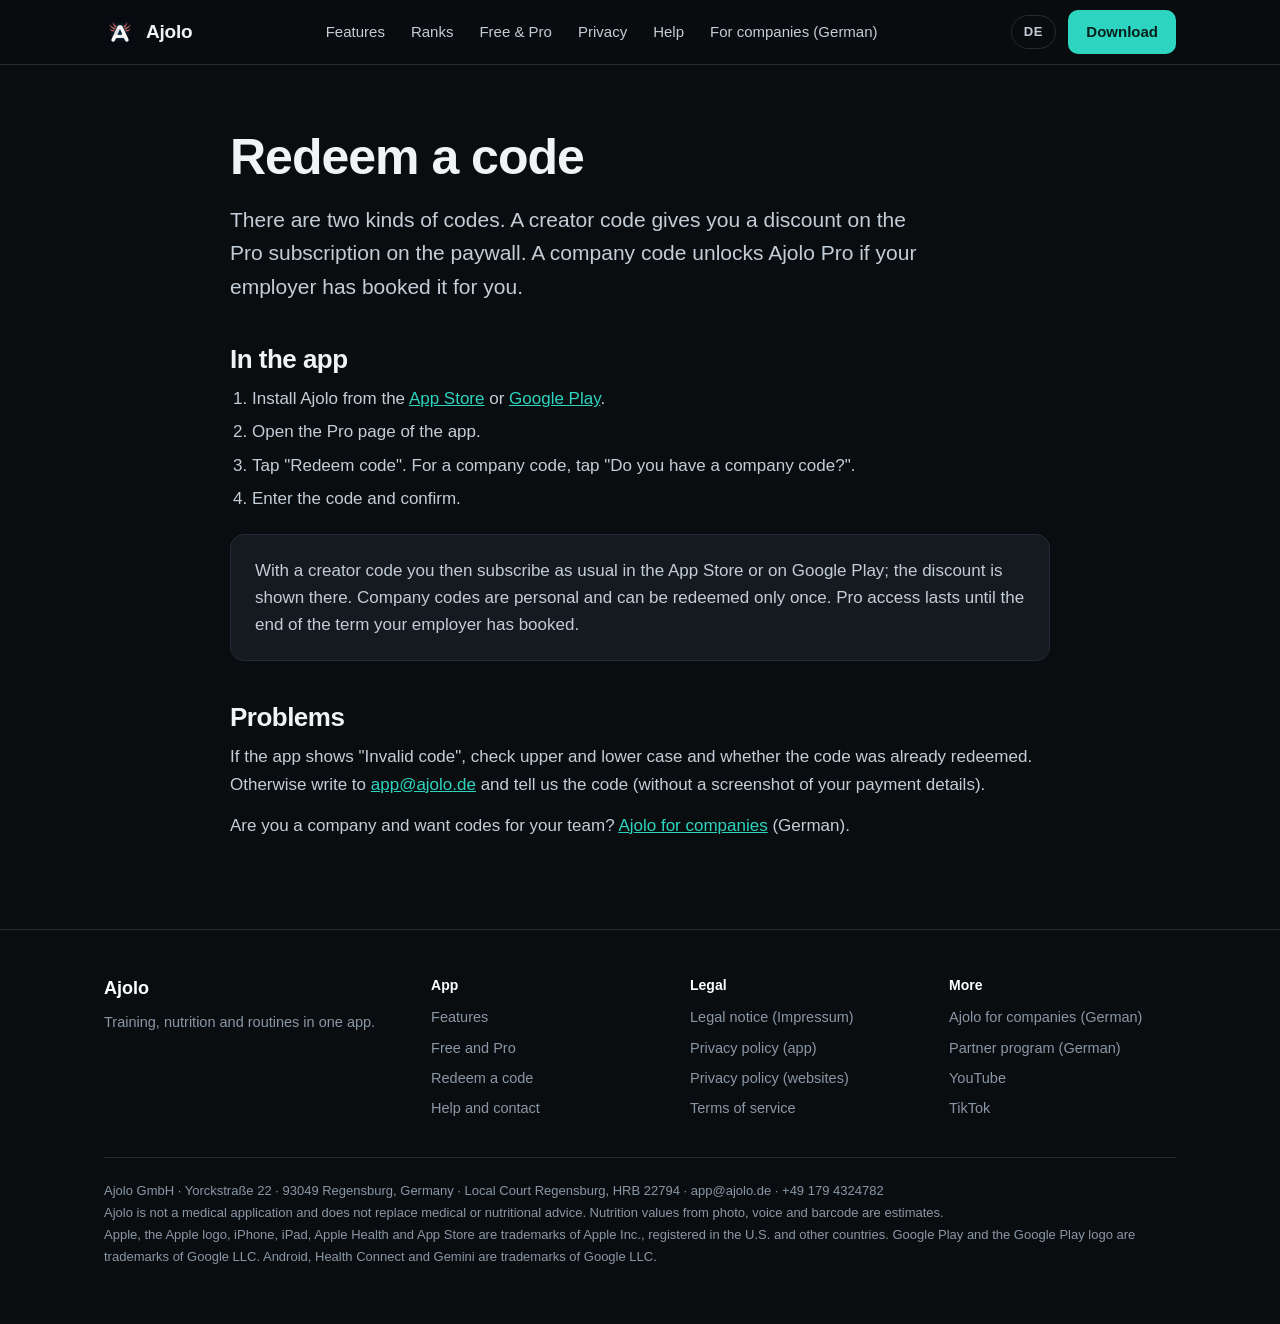
<file: en/code.html>
<!doctype html>
<html lang="en"><head><meta charset="utf-8"><meta name="viewport" content="width=device-width, initial-scale=1">
<title>Redeem a code – discount or company access</title>
<meta name="description" content="How to redeem a creator code (discount) or a company code (Ajolo Pro) in the Ajolo app.">
<link rel="canonical" href="https://ajolo.de/en/code.html">
<meta name="theme-color" content="#050709">
<meta property="og:type" content="website"><meta property="og:site_name" content="Ajolo"><meta property="og:locale" content="en_US">
<meta property="og:title" content="Redeem a code – discount or company access"><meta property="og:description" content="How to redeem a creator code (discount) or a company code (Ajolo Pro) in the Ajolo app.">
<meta property="og:url" content="https://ajolo.de/en/code.html"><meta property="og:image" content="https://ajolo.de/assets/og_ajolo.jpg">
<meta name="twitter:card" content="summary_large_image">
<link rel="icon" href="/assets/favicon.ico" sizes="any"><link rel="icon" type="image/png" href="/assets/favicon-32.png"><link rel="apple-touch-icon" href="/assets/apple-touch-icon.png">
<link rel="stylesheet" href="/assets/app.css?v=5">
<meta name="apple-itunes-app" content="app-id=6806333157"><link rel="alternate" hreflang="de" href="https://ajolo.de/code.html"><link rel="alternate" hreflang="en" href="https://ajolo.de/en/code.html"><link rel="alternate" hreflang="x-default" href="https://ajolo.de/code.html"></head><body><a class="skip" href="#main">Skip to content</a><header><div class="wrap nav"><a class="brand" href="/en/"><img src="/assets/ajolo_icon_256.png" width="32" height="32" alt="">Ajolo</a>
<nav class="links" aria-label="Main menu"><a href="/en/#features">Features</a><a href="/en/#ranks">Ranks</a><a href="/en/#pro">Free &amp; Pro</a><a href="/en/#privacy">Privacy</a><a href="/en/support.html">Help</a><a href="https://firmen.ajolo.de/">For companies (German)</a></nav>
<div class="nav-r"><a class="langsw" href="/code.html" hreflang="de" lang="de">DE</a><a class="cta" href="/en/#download">Download</a></div></div></header><main id="main"><div class="wrap page"><h1>Redeem a code</h1><p class="lead">There are two kinds of codes. A creator code gives you a discount on the Pro subscription on the paywall. A company code unlocks Ajolo Pro if your employer has booked it for you.</p>
<h2>In the app</h2><ol><li>Install Ajolo from the <a href="https://apps.apple.com/app/id6806333157" rel="noopener">App Store</a> or <a href="https://play.google.com/store/apps/details?id=com.ajolo.app" rel="noopener">Google Play</a>.</li><li>Open the Pro page of the app.</li><li>Tap "Redeem code". For a company code, tap "Do you have a company code?".</li><li>Enter the code and confirm.</li></ol>
<div class="box"><p>With a creator code you then subscribe as usual in the App Store or on Google Play; the discount is shown there. Company codes are personal and can be redeemed only once. Pro access lasts until the end of the term your employer has booked.</p></div>
<h2>Problems</h2><p>If the app shows "Invalid code", check upper and lower case and whether the code was already redeemed. Otherwise write to <a href="mailto:app@ajolo.de">app@ajolo.de</a> and tell us the code (without a screenshot of your payment details).</p>
<p style="margin-top:14px">Are you a company and want codes for your team? <a href="https://firmen.ajolo.de/">Ajolo for companies</a> (German).</p></div></main><footer><div class="wrap"><div class="fgrid">
<div><b style="color:#fff;font-size:18px">Ajolo</b><p style="margin-top:8px">Training, nutrition and routines in one app.</p></div>
<div><h4>App</h4><ul><li><a href="/en/#features">Features</a></li><li><a href="/en/#pro">Free and Pro</a></li><li><a href="/en/code.html">Redeem a code</a></li><li><a href="/en/support.html">Help and contact</a></li></ul></div>
<div><h4>Legal</h4><ul><li><a href="https://legal.ajolo.de/imprint.html">Legal notice (Impressum)</a></li><li><a href="https://legal.ajolo.de/">Privacy policy (app)</a></li><li><a href="https://legal.ajolo.de/partner-datenschutz.html">Privacy policy (websites)</a></li><li><a href="https://legal.ajolo.de/terms.html">Terms of service</a></li></ul></div>
<div><h4>More</h4><ul><li><a href="https://firmen.ajolo.de/">Ajolo for companies (German)</a></li><li><a href="https://partner.ajolo.de/">Partner program (German)</a></li><li><a href="https://www.youtube.com/@AjoloApp" rel="noopener">YouTube</a></li><li><a href="https://www.tiktok.com/@ajoloapp" rel="noopener">TikTok</a></li></ul></div>
</div><p class="legalline">Ajolo GmbH · Yorckstraße 22 · 93049 Regensburg, Germany · Local Court Regensburg, HRB 22794 · <a href="mailto:app@ajolo.de">app@ajolo.de</a> · +49 179 4324782<br>
Ajolo is not a medical application and does not replace medical or nutritional advice. Nutrition values from photo, voice and barcode are estimates.<br>
Apple, the Apple logo, iPhone, iPad, Apple Health and App Store are trademarks of Apple Inc., registered in the U.S. and other countries. Google Play and the Google Play logo are trademarks of Google LLC. Android, Health Connect and Gemini are trademarks of Google LLC.</p></div></footer></body></html>
</file>
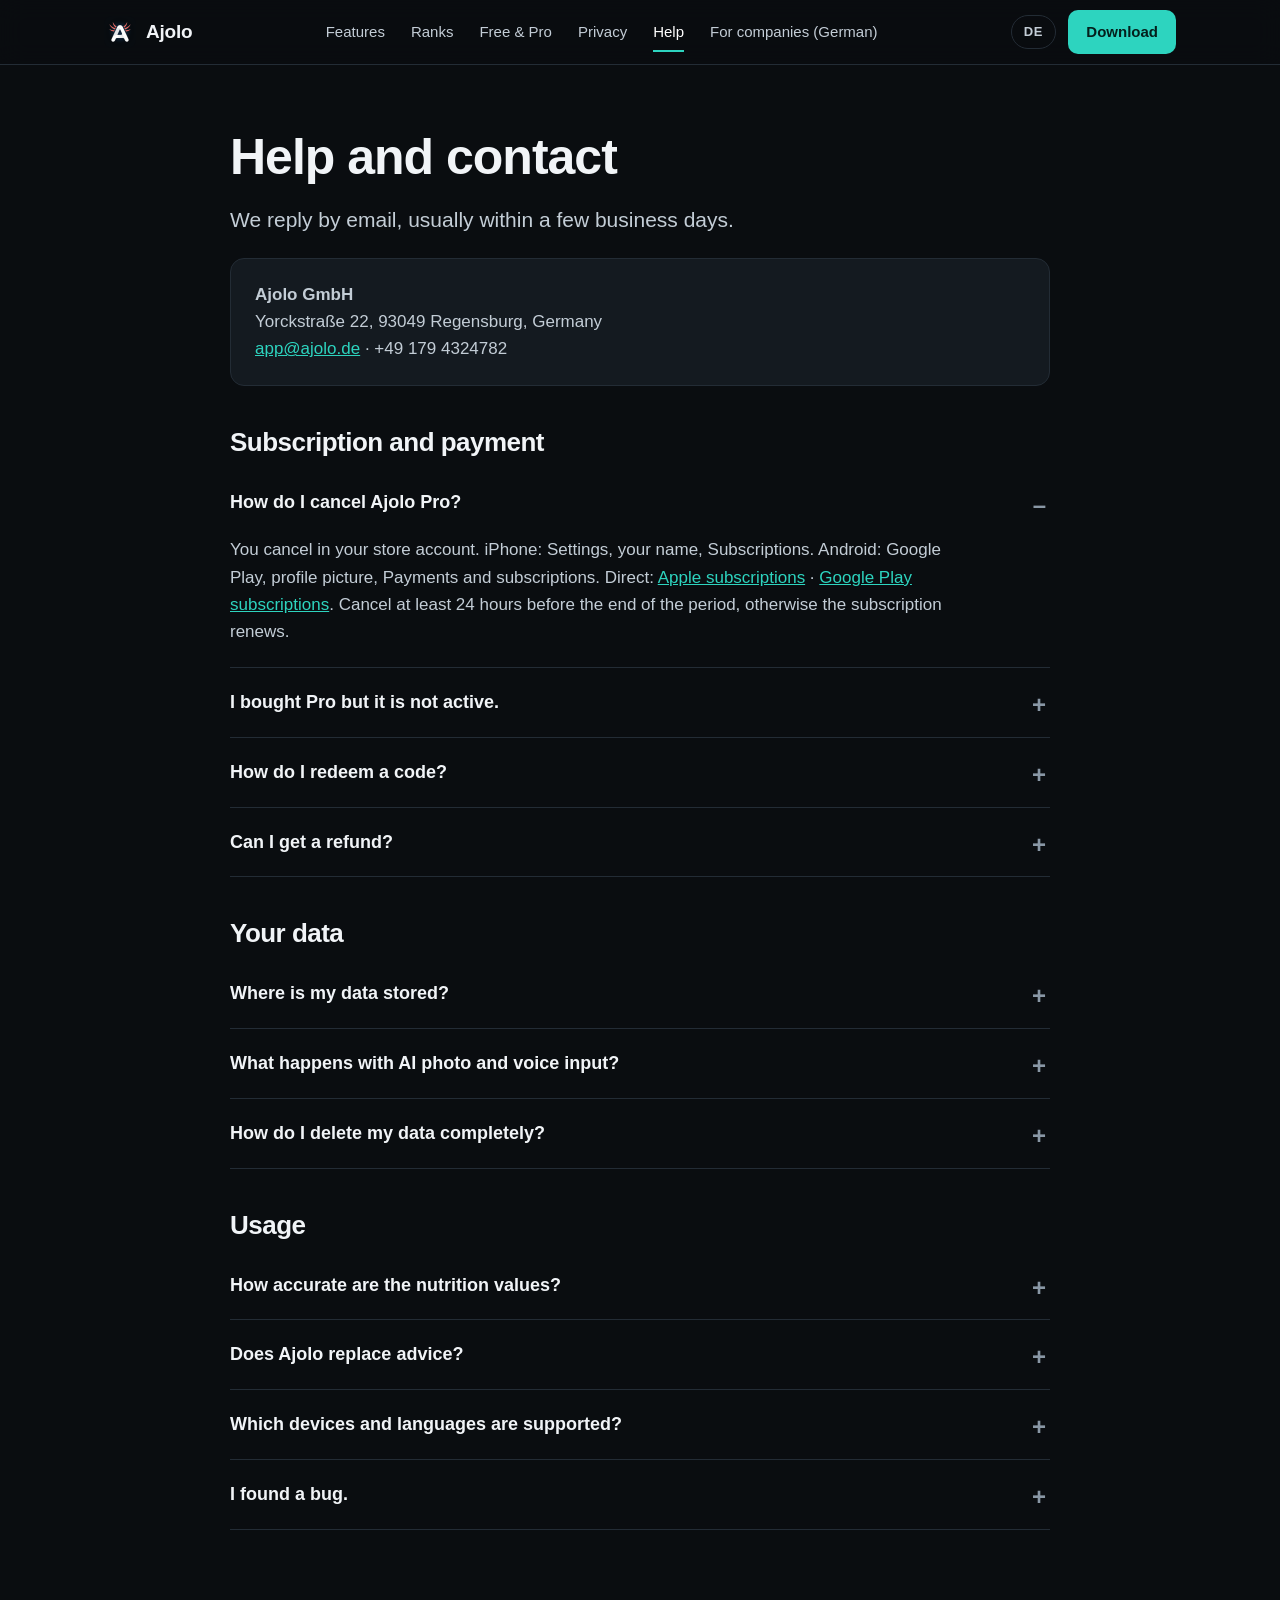
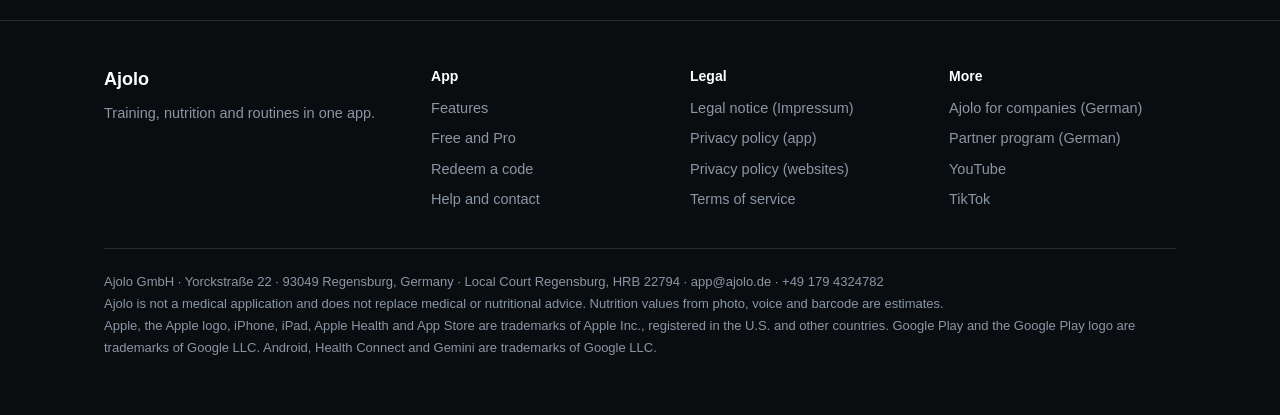
<file: en/support.html>
<!doctype html>
<html lang="en"><head><meta charset="utf-8"><meta name="viewport" content="width=device-width, initial-scale=1">
<title>Help and contact – Ajolo</title>
<meta name="description" content="Answers about subscription, data, photo scan and redeeming a code. Contact Ajolo by email or phone.">
<link rel="canonical" href="https://ajolo.de/en/support.html">
<meta name="theme-color" content="#050709">
<meta property="og:type" content="website"><meta property="og:site_name" content="Ajolo"><meta property="og:locale" content="en_US">
<meta property="og:title" content="Help and contact – Ajolo"><meta property="og:description" content="Answers about subscription, data, photo scan and redeeming a code. Contact Ajolo by email or phone.">
<meta property="og:url" content="https://ajolo.de/en/support.html"><meta property="og:image" content="https://ajolo.de/assets/og_ajolo.jpg">
<meta name="twitter:card" content="summary_large_image">
<link rel="icon" href="/assets/favicon.ico" sizes="any"><link rel="icon" type="image/png" href="/assets/favicon-32.png"><link rel="apple-touch-icon" href="/assets/apple-touch-icon.png">
<link rel="stylesheet" href="/assets/app.css?v=5">
<meta name="apple-itunes-app" content="app-id=6806333157"><link rel="alternate" hreflang="de" href="https://ajolo.de/support.html"><link rel="alternate" hreflang="en" href="https://ajolo.de/en/support.html"><link rel="alternate" hreflang="x-default" href="https://ajolo.de/support.html"></head><body><a class="skip" href="#main">Skip to content</a><header><div class="wrap nav"><a class="brand" href="/en/"><img src="/assets/ajolo_icon_256.png" width="32" height="32" alt="">Ajolo</a>
<nav class="links" aria-label="Main menu"><a href="/en/#features">Features</a><a href="/en/#ranks">Ranks</a><a href="/en/#pro">Free &amp; Pro</a><a href="/en/#privacy">Privacy</a><a href="/en/support.html" aria-current="page">Help</a><a href="https://firmen.ajolo.de/">For companies (German)</a></nav>
<div class="nav-r"><a class="langsw" href="/support.html" hreflang="de" lang="de">DE</a><a class="cta" href="/en/#download">Download</a></div></div></header><main id="main"><div class="wrap page"><h1>Help and contact</h1><p class="lead">We reply by email, usually within a few business days.</p>
<div class="box"><p><b>Ajolo GmbH</b><br>Yorckstraße 22, 93049 Regensburg, Germany<br><a href="mailto:app@ajolo.de">app@ajolo.de</a> · +49 179 4324782</p></div>
<h2>Subscription and payment</h2><details open><summary>How do I cancel Ajolo Pro?</summary><p>You cancel in your store account. iPhone: Settings, your name, Subscriptions. Android: Google Play, profile picture, Payments and subscriptions. Direct: <a href="https://apps.apple.com/account/subscriptions" rel="noopener">Apple subscriptions</a> · <a href="https://play.google.com/store/account/subscriptions" rel="noopener">Google Play subscriptions</a>. Cancel at least 24 hours before the end of the period, otherwise the subscription renews.</p></details>
<details><summary>I bought Pro but it is not active.</summary><p>Open the Pro page in the app and tap "Restore purchases". Use the same Apple or Google account you used to buy. If that does not help, write to us with your device and the time of purchase.</p></details>
<details><summary>How do I redeem a code?</summary><p>See the page <a href="/en/code.html">Redeem a code</a>.</p></details>
<details><summary>Can I get a refund?</summary><p>Refunds go through Apple or Google, because they process the payment. Send the request there. Your right of withdrawal is described in the <a href="https://legal.ajolo.de/terms.html">terms of service</a>.</p></details>
<h2>Your data</h2><details><summary>Where is my data stored?</summary><p>On your device. Ajolo runs no server of its own and no user account. You delete your data in the app settings under "Delete account &amp; all data permanently".</p></details>
<details><summary>What happens with AI photo and voice input?</summary><p>For the photo scan the app sends a downsized image and your optional note to the Google Gemini API. For voice input your device turns speech into text and Ajolo sends only the text. Depending on the device, speech recognition may run on Apple or Google servers. Details: <a href="https://legal.ajolo.de/">privacy policy</a>.</p></details>
<details><summary>How do I delete my data completely?</summary><p>Open the app settings and choose "Delete account &amp; all data permanently". Then delete the app. Device backups (iCloud on iOS, Google backup on Android) and keychain entries can keep data longer, you remove those in your device settings. Questions about your rights: <a href="mailto:app@ajolo.de">app@ajolo.de</a>.</p></details>
<h2>Usage</h2><details><summary>How accurate are the nutrition values?</summary><p>Values from photo, voice and barcode are estimates or come from open databases and can differ. Check and correct entries if accuracy matters to you.</p></details>
<details><summary>Does Ajolo replace advice?</summary><p>No. Ajolo does not replace medical, therapeutic or nutritional-medical advice.</p></details>
<details><summary>Which devices and languages are supported?</summary><p>iOS 16 or newer (iPhone, iPad), Android 8.0 or newer. Languages: German and English.</p></details>
<details><summary>I found a bug.</summary><p>Tell us briefly what happened, on which device and with which app version (see settings). A screenshot helps.</p></details>
</div></main><footer><div class="wrap"><div class="fgrid">
<div><b style="color:#fff;font-size:18px">Ajolo</b><p style="margin-top:8px">Training, nutrition and routines in one app.</p></div>
<div><h4>App</h4><ul><li><a href="/en/#features">Features</a></li><li><a href="/en/#pro">Free and Pro</a></li><li><a href="/en/code.html">Redeem a code</a></li><li><a href="/en/support.html">Help and contact</a></li></ul></div>
<div><h4>Legal</h4><ul><li><a href="https://legal.ajolo.de/imprint.html">Legal notice (Impressum)</a></li><li><a href="https://legal.ajolo.de/">Privacy policy (app)</a></li><li><a href="https://legal.ajolo.de/partner-datenschutz.html">Privacy policy (websites)</a></li><li><a href="https://legal.ajolo.de/terms.html">Terms of service</a></li></ul></div>
<div><h4>More</h4><ul><li><a href="https://firmen.ajolo.de/">Ajolo for companies (German)</a></li><li><a href="https://partner.ajolo.de/">Partner program (German)</a></li><li><a href="https://www.youtube.com/@AjoloApp" rel="noopener">YouTube</a></li><li><a href="https://www.tiktok.com/@ajoloapp" rel="noopener">TikTok</a></li></ul></div>
</div><p class="legalline">Ajolo GmbH · Yorckstraße 22 · 93049 Regensburg, Germany · Local Court Regensburg, HRB 22794 · <a href="mailto:app@ajolo.de">app@ajolo.de</a> · +49 179 4324782<br>
Ajolo is not a medical application and does not replace medical or nutritional advice. Nutrition values from photo, voice and barcode are estimates.<br>
Apple, the Apple logo, iPhone, iPad, Apple Health and App Store are trademarks of Apple Inc., registered in the U.S. and other countries. Google Play and the Google Play logo are trademarks of Google LLC. Android, Health Connect and Gemini are trademarks of Google LLC.</p></div></footer></body></html>
</file>
<file: assets/app.css>
/* ajolo.de – dunkel, ruhig, ein Akzent */
:root{--bg:#0A0D10;--bg2:#10151A;--card:#141A20;--line:#232C35;--text:#F1F4F7;--soft:#C3CDD6;--muted:#8997A5;--acc:#2DD4BF;--accd:#0E3B36;--max:1120px}
*{box-sizing:border-box;margin:0;padding:0}
html{scroll-behavior:smooth;scroll-padding-top:76px}
body{background:var(--bg);color:var(--text);font:17px/1.6 -apple-system,BlinkMacSystemFont,"SF Pro Text","Segoe UI",Roboto,Helvetica,Arial,sans-serif;-webkit-font-smoothing:antialiased}
a{color:inherit}img{display:block;max-width:100%;height:auto}
:focus-visible{outline:2px solid var(--acc);outline-offset:3px;border-radius:6px}
.wrap{max-width:var(--max);margin:0 auto;padding:0 24px}
.skip{position:absolute;left:-999px;top:8px;background:#fff;color:#000;padding:10px 16px;border-radius:8px;z-index:99}.skip:focus{left:12px}
header{position:sticky;top:0;z-index:20;background:rgba(10,13,16,.92);backdrop-filter:blur(12px);border-bottom:1px solid var(--line)}
.nav{display:flex;align-items:center;justify-content:space-between;height:64px;gap:16px}
.brand{display:flex;align-items:center;gap:10px;text-decoration:none;font-weight:700;font-size:19px;letter-spacing:-.01em}
.brand img{width:32px;height:32px;border-radius:8px}
.links{display:flex;gap:26px;font-size:15px;color:var(--soft)}
.links a{text-decoration:none;padding:6px 0}.links a:hover,.links a[aria-current]{color:#fff}
.links a[aria-current]{box-shadow:0 2px 0 var(--acc)}
.cta{background:var(--acc);color:#04201C;font-weight:650;text-decoration:none;padding:10px 18px;border-radius:10px;font-size:15px;white-space:nowrap}
.cta:hover{background:#5BE4D3}
@media(max-width:820px){.links{display:none}}
h1,h2,h3{letter-spacing:-.02em;line-height:1.15;font-weight:700}
h1{font-size:clamp(38px,6vw,64px)}h2{font-size:clamp(28px,3.8vw,42px);margin-bottom:14px}h3{font-size:20px;margin-bottom:6px}
.lead{font-size:clamp(18px,2vw,21px);color:var(--soft);max-width:34em}
section{padding:88px 0}
.eyebrow{color:var(--acc);font-size:14px;font-weight:650;letter-spacing:.06em;text-transform:uppercase;margin-bottom:12px}
.hero{padding:72px 0 64px}
.hero-grid{display:grid;grid-template-columns:1.1fr .9fr;gap:48px;align-items:center}
.hero h1{margin-bottom:20px}
.stores{display:flex;flex-wrap:wrap;gap:14px;align-items:center;margin:30px 0 14px}
.stores img{height:48px;width:auto}
.stores a{display:block;line-height:0}
.note{font-size:14px;color:var(--muted)}
.phones{display:flex;justify-content:center;gap:18px}
.phone{border:1px solid #2B3640;border-radius:30px;overflow:hidden;background:#000;box-shadow:0 20px 50px rgba(0,0,0,.45)}
.phones .phone:first-child{width:46%;margin-top:34px}.phones .phone:last-child{width:46%}
.phone img{width:100%}
@media(max-width:860px){.hero-grid{grid-template-columns:1fr}.phones{max-width:420px;margin:0 auto}}
.facts{border-block:1px solid var(--line);background:var(--bg2)}
.facts ul{list-style:none;display:grid;grid-template-columns:repeat(4,1fr);gap:24px;padding:30px 0}
.facts b{display:block;font-size:30px;letter-spacing:-.02em}
.facts span{color:var(--muted);font-size:14.5px}
@media(max-width:760px){.facts ul{grid-template-columns:1fr 1fr}}
.feat{display:grid;grid-template-columns:1fr 1fr;gap:64px;align-items:center;padding:56px 0}
.feat.rev .txt{order:2}
.feat .phone{width:min(300px,100%);margin:0 auto}
.feat ul{margin:18px 0 0 18px;color:var(--soft)}.feat li{margin:6px 0}
.feat p{color:var(--soft);max-width:30em}
@media(max-width:860px){.feat{grid-template-columns:1fr;gap:28px}.feat.rev .txt{order:0}}
.grid{display:grid;grid-template-columns:repeat(3,1fr);gap:1px;background:var(--line);border:1px solid var(--line);border-radius:14px;overflow:hidden;margin-top:36px}
.grid div{background:var(--bg);padding:26px}
.grid p{color:var(--muted);font-size:15.5px}
@media(max-width:860px){.grid{grid-template-columns:1fr 1fr}}@media(max-width:560px){.grid{grid-template-columns:1fr}}
.ranks{display:flex;flex-wrap:wrap;gap:8px 18px;margin-top:28px}
.ranks figure{text-align:center;font-size:13px;color:var(--muted);width:84px}.ranks img{width:72px;height:72px;margin:0 auto 4px}
table{width:100%;border-collapse:collapse;margin-top:30px;font-size:16px}
th,td{padding:14px 16px;text-align:left;border-bottom:1px solid var(--line);vertical-align:top}
th{color:var(--muted);font-weight:600;font-size:14px}
td:nth-child(2),td:nth-child(3),th:nth-child(2),th:nth-child(3){width:26%}
.tw{overflow-x:auto}
.pro{color:var(--acc)}
.price{display:flex;flex-wrap:wrap;gap:12px 36px;margin-top:26px;color:var(--soft)}.price b{color:#fff;font-size:22px}
.two{display:grid;grid-template-columns:1fr 1fr;gap:56px}
@media(max-width:860px){.two{grid-template-columns:1fr;gap:30px}}
.two p,.two li{color:var(--soft)}.two ul{margin:12px 0 0 18px}.two li{margin:6px 0}
details{border-bottom:1px solid var(--line)}
summary{cursor:pointer;padding:20px 28px 20px 0;font-weight:600;font-size:18px;list-style:none;position:relative}
summary::-webkit-details-marker{display:none}
summary::after{content:"+";position:absolute;right:4px;top:18px;font-size:24px;color:var(--muted)}
details[open] summary::after{content:"–"}
details p{padding:0 0 22px;color:var(--soft);max-width:44em}
.faq{max-width:820px;margin-top:28px;border-top:1px solid var(--line)}
.final{background:var(--bg2);border-top:1px solid var(--line);text-align:center}
.final .stores{justify-content:center}
.page{padding:64px 0 90px;max-width:820px}
.page h1{font-size:clamp(34px,5vw,50px);margin-bottom:16px}.page h2{font-size:26px;margin:42px 0 10px}
.page p,.page li{color:var(--soft)}.page ul,.page ol{margin:10px 0 0 22px}.page li{margin:6px 0}
.page a{color:var(--acc)}
.box{background:var(--card);border:1px solid var(--line);border-radius:14px;padding:22px 24px;margin:22px 0}
.box p{margin:0}
footer{border-top:1px solid var(--line);padding:44px 0 56px;color:var(--muted);font-size:14.5px}
.fgrid{display:grid;grid-template-columns:1.3fr 1fr 1fr 1fr;gap:32px}
@media(max-width:760px){.fgrid{grid-template-columns:1fr 1fr}}
footer h4{color:#fff;font-size:14px;margin-bottom:10px}footer ul{list-style:none}footer li{margin:7px 0}
footer a{text-decoration:none}footer a:hover{color:#fff;text-decoration:underline}
.legalline{margin-top:30px;padding-top:22px;border-top:1px solid var(--line);font-size:13px;line-height:1.7}
@media(prefers-reduced-motion:reduce){html{scroll-behavior:auto}}
@media print{header,.stores,.final{display:none}body{background:#fff;color:#000}}

/* iPhone-Rahmen (neu) */
.ph{position:relative;border-radius:44px;padding:8px;background:linear-gradient(150deg,#5a5f66 0%,#22252a 38%,#3d4147 70%,#17191c 100%);box-shadow:0 0 0 1px #0a0b0d,0 24px 60px rgba(0,0,0,.5),inset 0 0 0 1px rgba(255,255,255,.12)}
.ph::before,.ph::after{content:"";position:absolute;width:3px;background:#3b3f45;border-radius:2px}
.ph::before{left:-3px;top:110px;height:44px;box-shadow:0 62px 0 #3b3f45}
.ph::after{right:-3px;top:140px;height:70px}
.ph-in{position:relative;border-radius:36px;overflow:hidden;background:#000;line-height:0}
.ph-in::after{content:"";position:absolute;top:9px;left:50%;transform:translateX(-50%);width:28%;height:20px;border-radius:12px;background:#000;z-index:2}
.ph-in img{width:100%;height:auto}
.phones .ph{width:46%}.phones .ph:first-child{margin-top:44px}
.feat .ph{width:min(290px,100%);margin:0 auto}
.stage{background:var(--bg2);border:1px solid var(--line);border-radius:28px;padding:44px 20px;display:flex;justify-content:center}
.trio{display:grid;grid-template-columns:repeat(3,1fr);gap:32px;margin-top:44px}
.trio figure{text-align:center}.trio figcaption{margin-top:18px;color:var(--soft);font-size:15px}.trio figcaption b{display:block;color:#fff;font-size:18px;margin-bottom:2px}
.trio .ph{width:min(260px,100%);margin:0 auto}
@media(max-width:860px){.trio{grid-template-columns:1fr;gap:44px}}
/* Ränge */
.ladder{display:grid;grid-template-columns:repeat(8,1fr);gap:8px;margin:36px 0 8px}
.ladder figure{text-align:center;padding:16px 4px 12px;border:1px solid var(--line);border-radius:14px;background:var(--card)}
.ladder img{width:100%;max-width:92px;height:auto;margin:0 auto 6px}
.ladder b{display:block;font-size:14px}.ladder span{color:var(--muted);font-size:12.5px}
@media(max-width:860px){.ladder{grid-template-columns:repeat(4,1fr)}}@media(max-width:480px){.ladder{grid-template-columns:repeat(2,1fr)}}
.rk3{display:grid;grid-template-columns:repeat(3,1fr);gap:20px;margin-top:30px}
.rk3>div{border-top:2px solid var(--acc);padding-top:14px}.rk3 p{color:var(--soft);font-size:15.5px}
@media(max-width:760px){.rk3{grid-template-columns:1fr}}
.steps3{display:grid;grid-template-columns:repeat(3,1fr);gap:20px;margin-top:36px;list-style:none;counter-reset:n}
.steps3 li{counter-increment:n;background:var(--card);border:1px solid var(--line);border-radius:14px;padding:24px}
.steps3 li::before{content:counter(n);display:inline-grid;place-items:center;width:30px;height:30px;border-radius:50%;background:var(--accd);color:var(--acc);font-weight:700;margin-bottom:12px}
.steps3 b{display:block;font-size:18px;margin-bottom:4px}.steps3 span{color:var(--soft);font-size:15.5px}
@media(max-width:760px){.steps3{grid-template-columns:1fr}}

/* ===== Neue Handy-Bilder (Canva-Rahmen ausgeschnitten) ===== */
.pp{display:block;width:100%;height:auto;filter:drop-shadow(0 28px 36px rgba(0,0,0,.55))}
.stage3{position:relative;height:640px;max-width:560px;margin:0 auto;width:100%}
.stage3 .pp{position:absolute;width:44%}
.stage3 .c{left:28%;top:0;z-index:3}
.stage3 .l{left:0;top:90px;z-index:1;width:40%;opacity:.96}
.stage3 .r{right:0;top:90px;z-index:2;width:40%;opacity:.96}
@media(max-width:860px){.stage3{height:560px;max-width:440px}}
@media(max-width:460px){.stage3{height:440px}}
.vis{background:var(--bg2);border:1px solid var(--line);border-radius:28px;display:flex;justify-content:center;align-items:flex-start;height:560px;overflow:hidden;padding-top:44px}
.vis .pp{width:min(290px,70%);filter:drop-shadow(0 20px 30px rgba(0,0,0,.5))}
@media(max-width:860px){.vis{height:480px}}
.phones,.stage{display:none}
.vis{background:radial-gradient(ellipse 80% 55% at 50% 0%,rgba(45,212,191,.09),transparent 70%),var(--bg2)}

/* ===== Canva-Bilder unverändert ===== */
.cv{background:#EEF1F4;border-radius:26px;overflow:hidden;box-shadow:0 24px 60px rgba(0,0,0,.45);width:min(340px,100%);margin:0 auto}
.cv img{display:block;width:100%;height:auto}
.hero-vis{display:flex;justify-content:center}
.hero-vis .cv{width:min(360px,100%)}
.pair{display:flex;gap:20px;justify-content:center}
.pair .cv{width:min(250px,48%);margin:0}
@media(max-width:860px){.pair .cv{width:46%}}
.feat>.cv,.feat>.pair{justify-self:center}
.vis,.stage3{display:none}
.cv{width:min(300px,100%)}
.hero-vis .cv{width:min(330px,100%)}
.pair .cv{width:min(230px,48%)}
.feat{padding:44px 0}
.nav-r{display:flex;align-items:center;gap:12px}
.langsw{font-size:13px;font-weight:650;letter-spacing:.06em;color:var(--soft);text-decoration:none;border:1px solid var(--line);border-radius:999px;padding:6px 12px}
.langsw:hover{color:#fff;border-color:#3A4650}
@media(max-width:520px){
  table{font-size:14px}
  th,td{padding:10px 8px}
  td:nth-child(2),td:nth-child(3),th:nth-child(2),th:nth-child(3){width:auto}
  td:first-child{width:38%}
}
@media(max-width:520px){table{table-layout:fixed;width:100%}td,th{overflow-wrap:anywhere;hyphens:auto}td:first-child,th:first-child{width:36%}}
</file>
